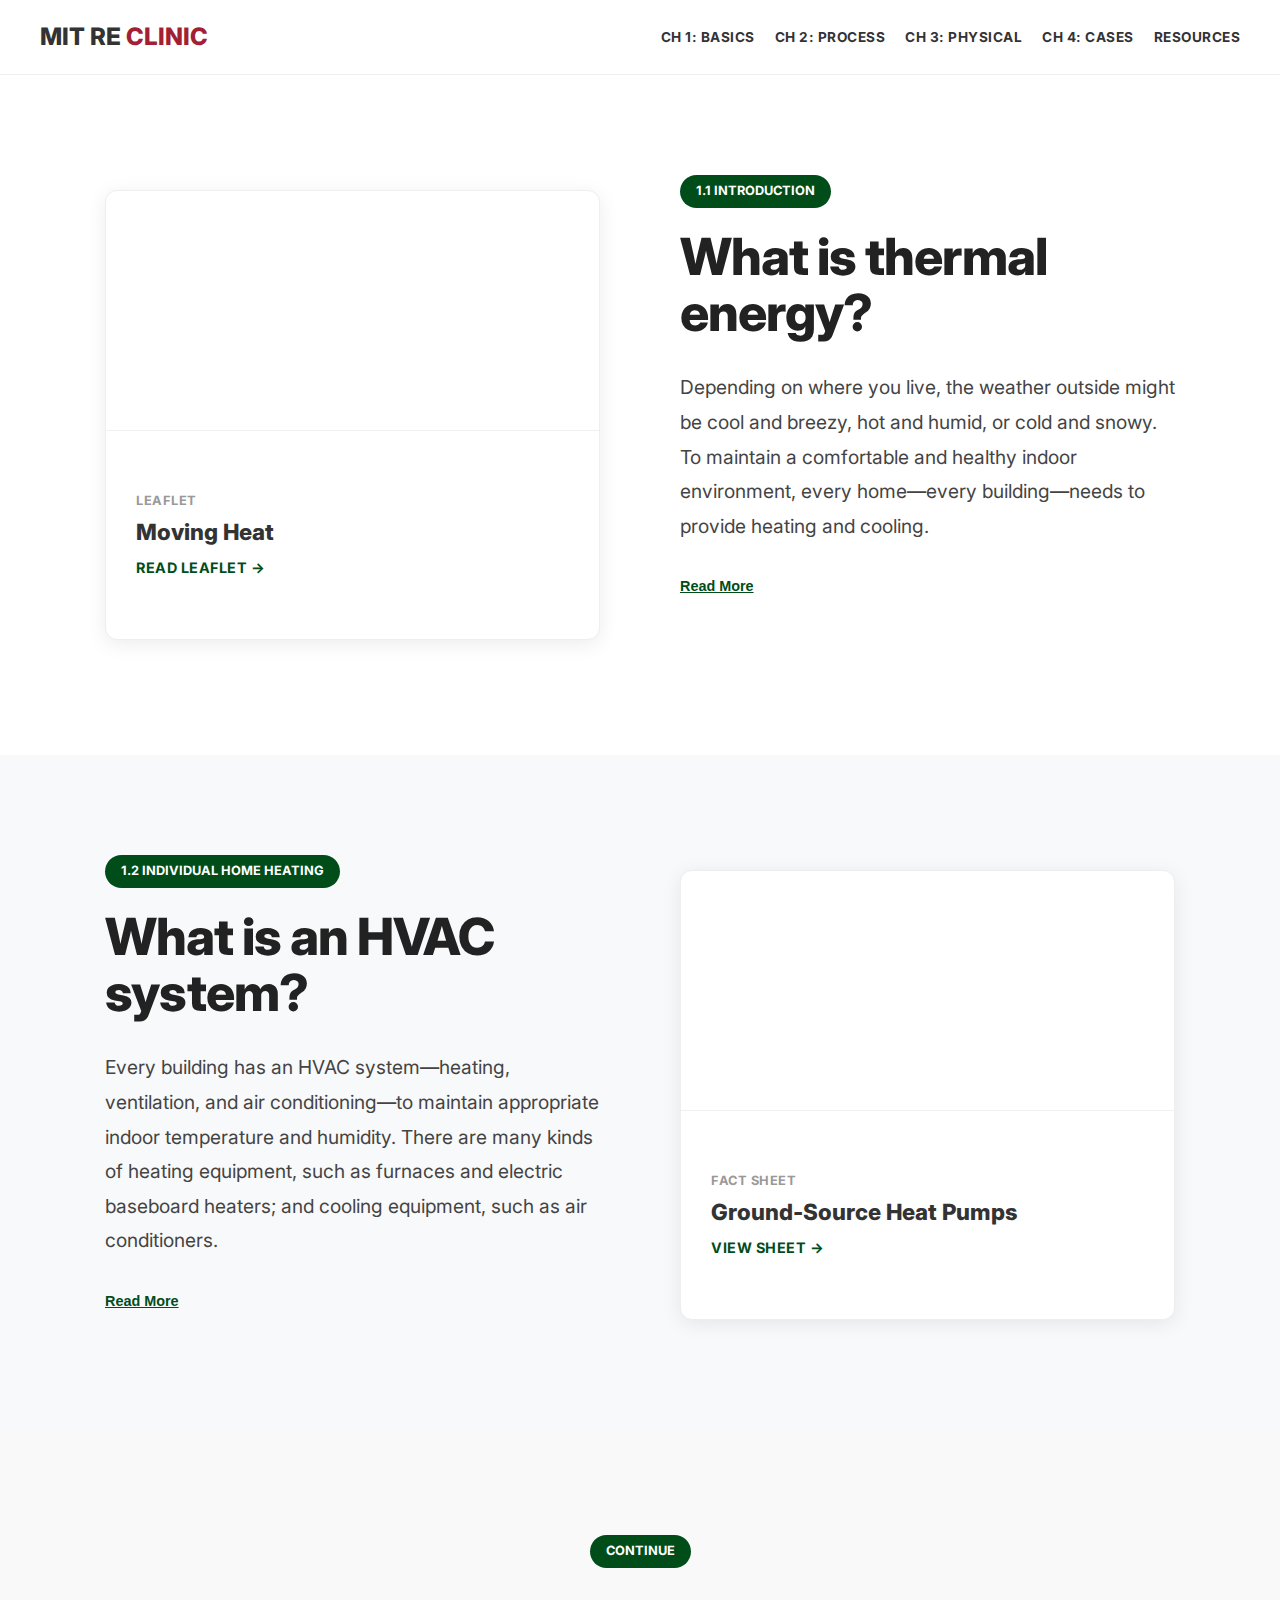
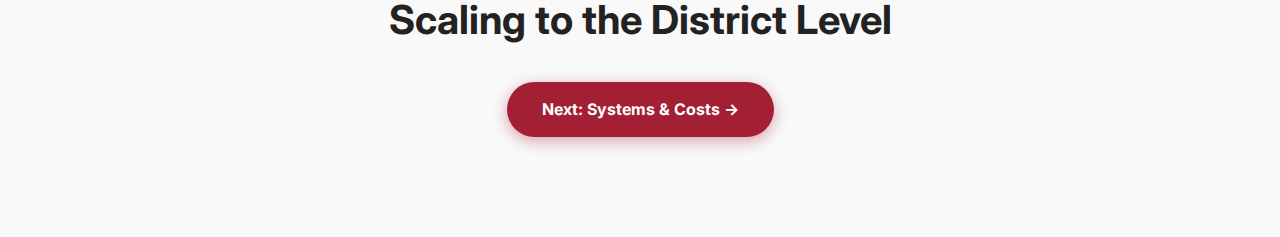
<file: basics.html>
<!DOCTYPE html>
<html lang="en">
<head>
    <meta charset="UTF-8">
    <meta name="viewport" content="width=device-width, initial-scale=1.0">
    <title>The Basics | MIT RE Clinic</title>
    <link rel="stylesheet" href="styles/style.css">
    <link rel="preconnect" href="https://fonts.googleapis.com">
    <link rel="preconnect" href="https://fonts.gstatic.com" crossorigin>
    <link href="https://fonts.googleapis.com/css2?family=Inter:wght@400;600;800&display=swap" rel="stylesheet">
    <style>
        .more-text { display: none; }
        .read-more-btn {
            background: none; border: none; color: var(--geo-green);
            font-weight: 700; cursor: pointer; padding: 0; margin-top: 10px;
            font-size: 0.9rem; text-decoration: underline;
        }
    </style>
</head>
<body>

<nav class="sunpower-nav">
    <div class="nav-container">
        <div class="logo"><a href="index.html">MIT RE <span>CLINIC</span></a></div>
        <ul class="nav-links">
            <li><a href="basics.html">CH 1: BASICS</a></li>
            <li><a href="process-p1.html">CH 2: PROCESS</a></li>
            <li><a href="physical.html">CH 3: PHYSICAL</a></li>
            <li><a href="cases.html">CH 4: CASES</a></li>
            <li><a href="resources.html">RESOURCES</a></li>
        </ul>
    </div>
</nav>

<main>
    <div class="row-wrapper">
        <div class="page-container">
            <section class="sunpower-row">
                <div class="row-image" style="background: none; height: auto; display: flex; align-items: center; justify-content: center;">
                    <a href="https://drive.google.com/file/d/168m7G4-G4WEo7lNQ1rjG8zTVtm8nYfXu/view" target="_blank" class="process-file-card">
                        <div class="process-card-thumb" style="background-image: url('https://drive.google.com/thumbnail?id=168m7G4-G4WEo7lNQ1rjG8zTVtm8nYfXu&sz=w800');"></div>
                        <div class="process-card-info">
                            <span class="process-card-label">Leaflet</span>
                            <h3 class="process-card-name">Moving Heat</h3>
                            <span class="process-card-link">Read Leaflet →</span>
                        </div>
                    </a>
                </div>
                <div class="row-text">
                    <span class="phase-tag">1.1 Introduction</span>
                    <h2>What is thermal energy?</h2>
                    <p>
                        Depending on where you live, the weather outside might be cool and breezy, hot and humid, or cold and snowy. To maintain a comfortable and healthy indoor environment, every home—every building—needs to provide heating and cooling.
                        <span class="more-text">We also use thermal energy to provide hot water for use at home (e.g. for cleaning, cooking, and bathing) and in workplaces (e.g. for industrial processes). In everyday language, thermal energy is energy associated with heat. When you heat up a substance, its thermal energy increases; if you cool a substance, its thermal energy decreases. We measure how much thermal energy is present by looking at the temperature of a substance—the average kinetic energy of the atoms or molecules that make up that substance. Heat naturally flows from high temperature (warmer) substances to low temperature (cooler) substances. This difference in temperature is also called a temperature gradient. Geothermal energy, or geothermal heat, is a specific type of thermal energy derived from the Earth's interior—heat below the surface.</span>
                    </p>
                    <button class="read-more-btn" onclick="toggleText(this)">Read More</button>
                </div>
            </section>
        </div>
    </div>

    <div class="row-wrapper">
        <div class="page-container">
            <section class="sunpower-row flip-layout">
                <div class="row-image" style="background: none; height: auto; display: flex; align-items: center; justify-content: center;">
                    <a href="https://drive.google.com/file/d/1_79OOgG7aGgZbS4roTv8j2y-AR95LXnk/view" target="_blank" class="process-file-card">
                        <div class="process-card-thumb" style="background-image: url('https://drive.google.com/thumbnail?id=1_79OOgG7aGgZbS4roTv8j2y-AR95LXnk&sz=w800');"></div>
                        <div class="process-card-info">
                            <span class="process-card-label">Fact Sheet</span>
                            <h3 class="process-card-name">Ground-Source Heat Pumps</h3>
                            <span class="process-card-link">View Sheet →</span>
                        </div>
                    </a>
                </div>
                <div class="row-text">
                    <span class="phase-tag">1.2 Individual Home Heating</span>
                    <h2>What is an HVAC system?</h2>
                    <p>
                        Every building has an HVAC system—heating, ventilation, and air conditioning—to maintain appropriate indoor temperature and humidity. There are many kinds of heating equipment, such as furnaces and electric baseboard heaters; and cooling equipment, such as air conditioners.
                        <span class="more-text">One type of device that can provide both heating and cooling is the heat pump: when the weather is hot, it moves thermal energy from inside the home to the outside; and when the weather is cool, it can pull thermal energy from the outside into the home. They are relatively efficient machines with a well-established track record. Air-source heat pumps are the most common type of heat pump. They are efficient at a wide range of temperatures, although when outside air temperature nears freezing (32°F or 0°C), they can become less efficient and may need a backup system. Another type of heat pump uses the earth as the source and sink for heat: a ground-source heat pump. Because the temperature underground is relatively stable compared to the outdoor air temperature, the heat pump can operate year-round.</span>
                    </p>
                    <button class="read-more-btn" onclick="toggleText(this)">Read More</button>
                </div>
            </section>
        </div>
    </div>

    <div class="row-wrapper" style="background-color: #f9f9f9; padding: 100px 0;">
        <div class="page-container" style="text-align: center;">
            <span class="phase-tag">Continue</span>
            <h2 style="font-size: 2.5rem; margin-bottom: 30px;">Scaling to the District Level</h2>
            <a href="systems.html" class="btn-primary" style="padding: 15px 35px; border-radius: 50px;">Next: Systems & Costs →</a>
        </div>
    </div>
</main>

<script>
    function toggleText(btn) {
        var prevSpan = btn.previousElementSibling.querySelector('.more-text');
        if (prevSpan.style.display === "inline") {
            prevSpan.style.display = "none";
            btn.innerHTML = "Read More";
        } else {
            prevSpan.style.display = "inline";
            btn.innerHTML = "Read Less";
        }
    }
</script>
</body>
</html>
</file>
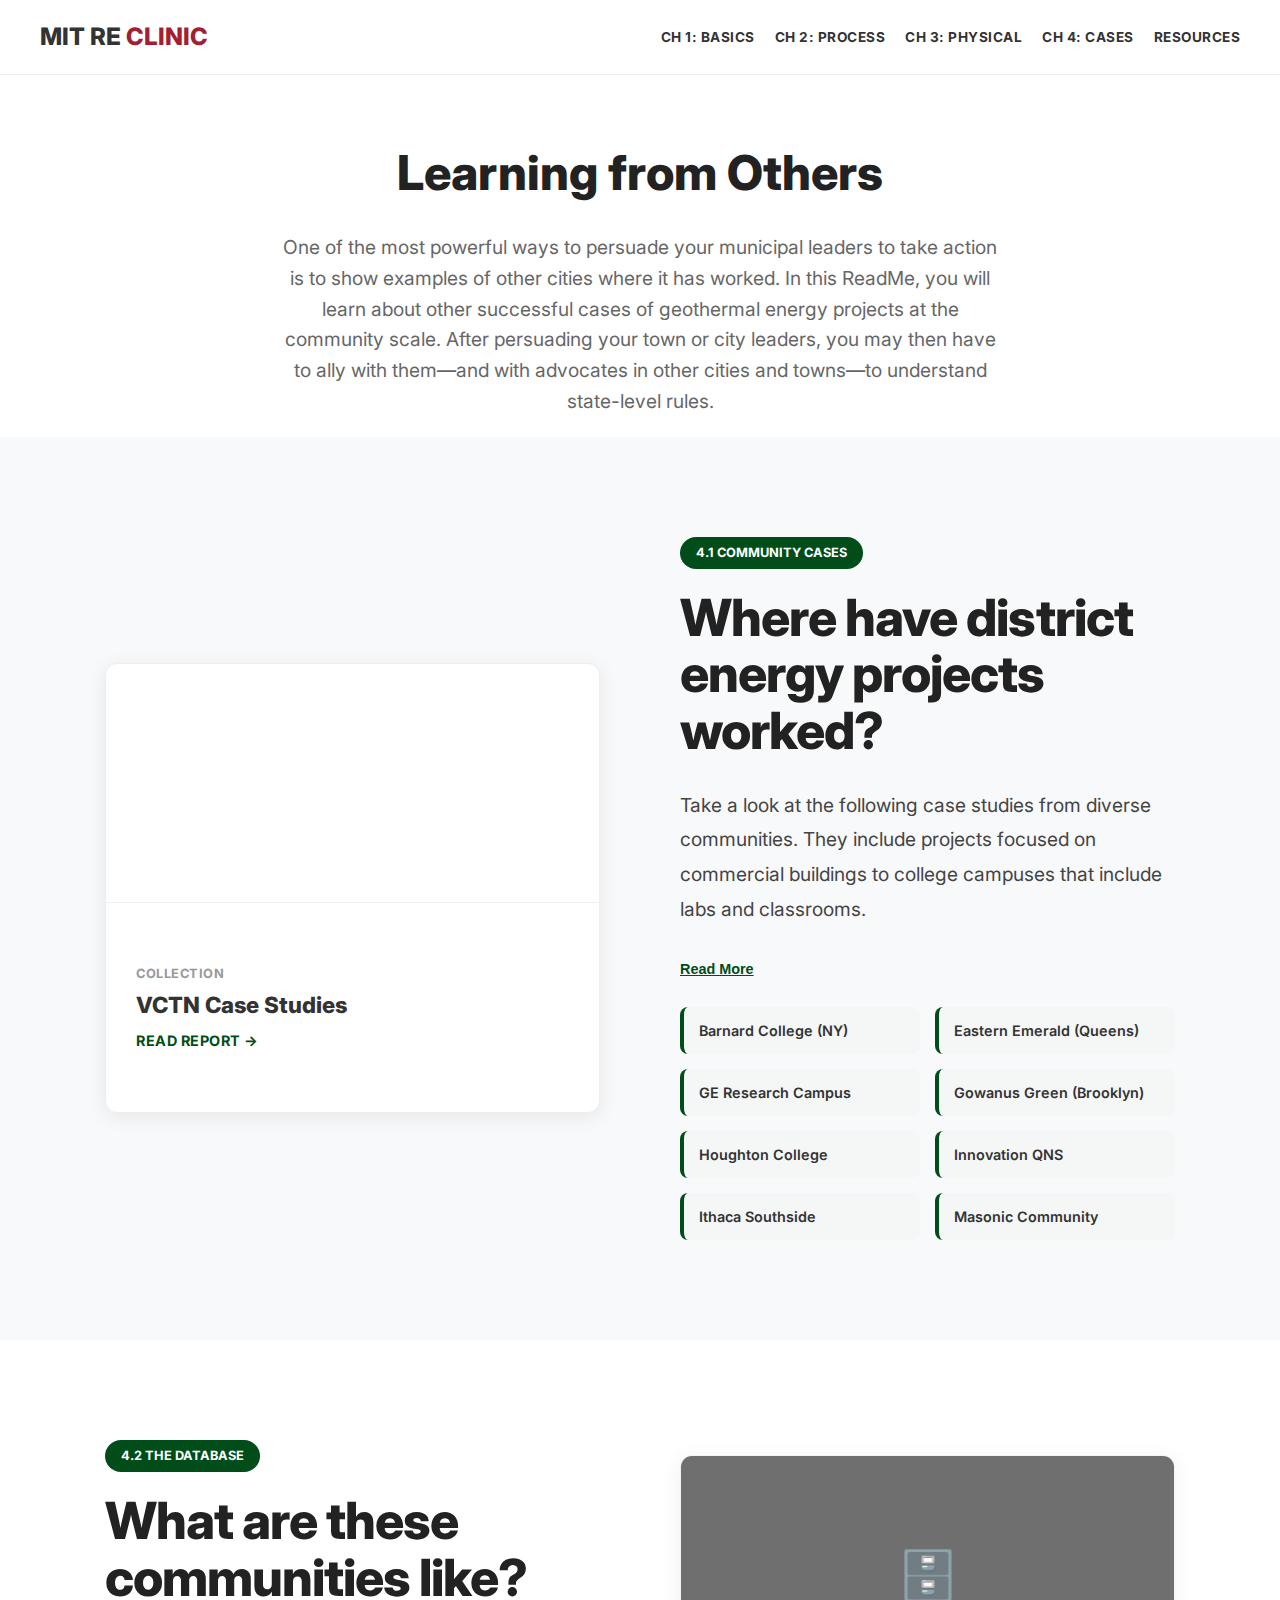
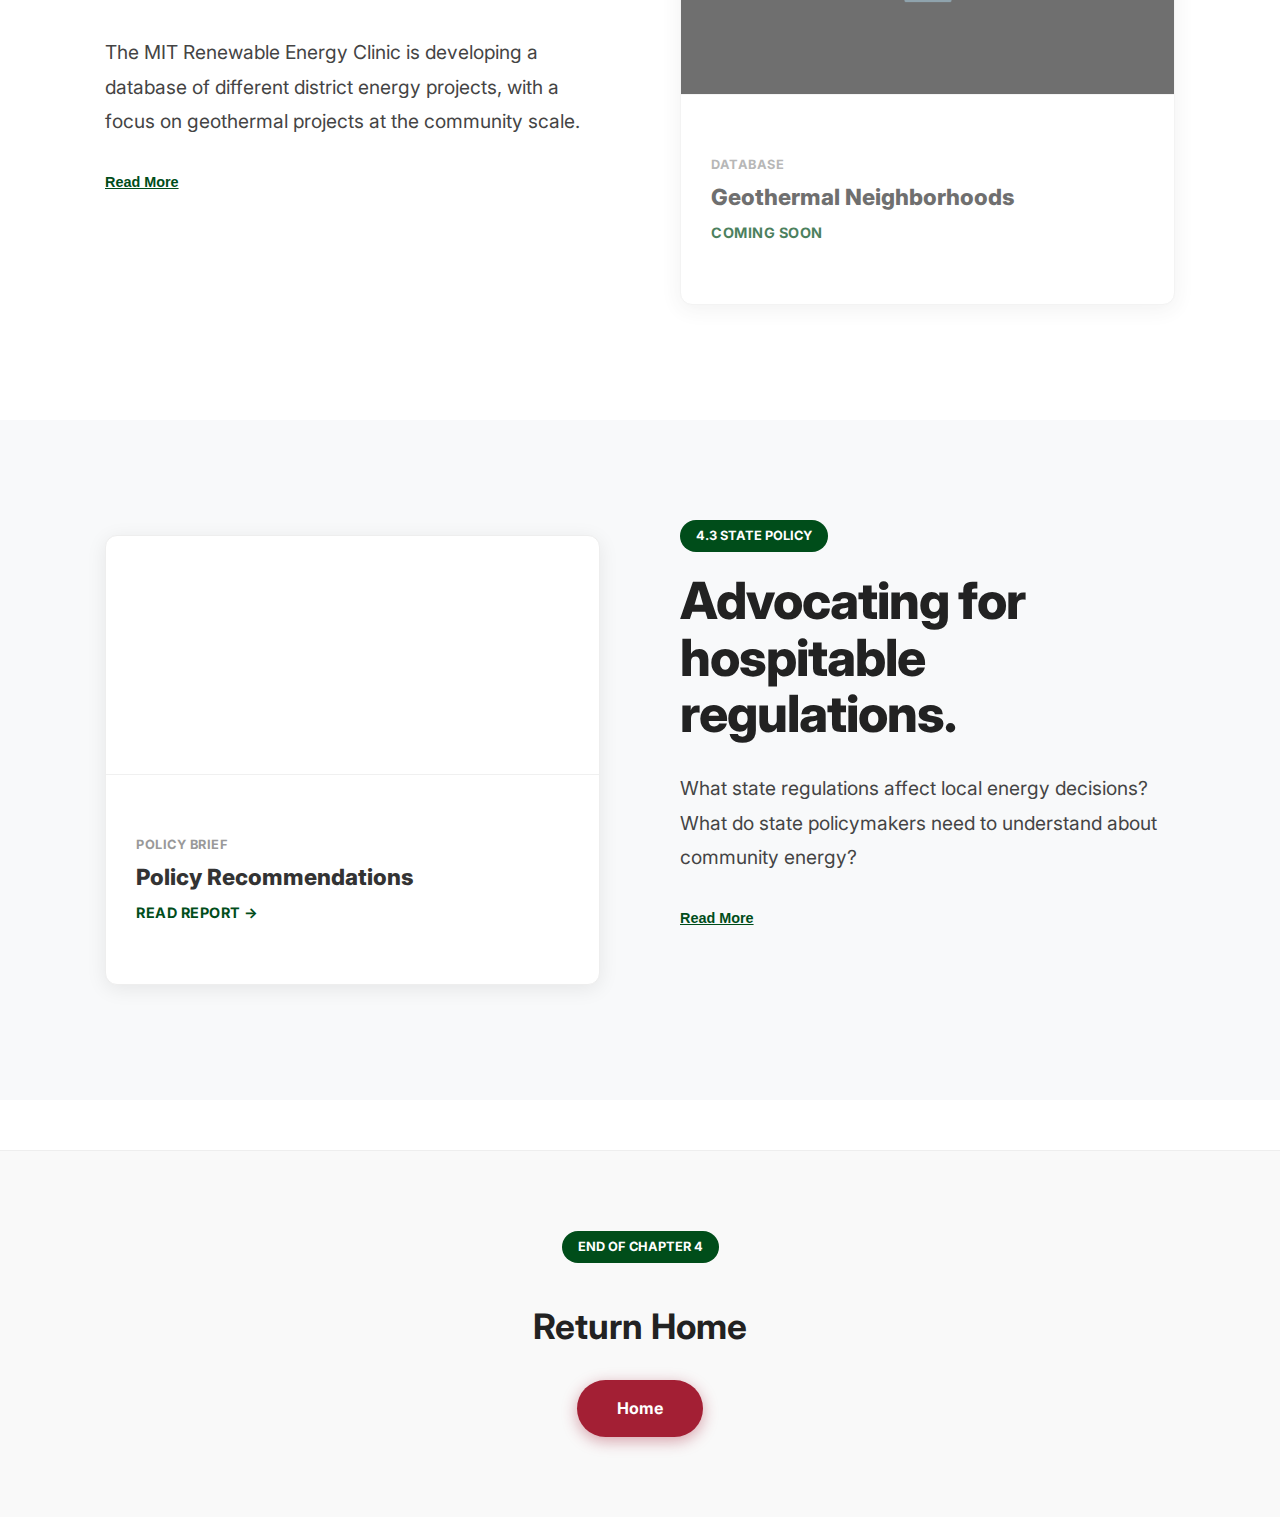
<file: cases.html>
<!DOCTYPE html>
<html lang="en">
<head>
    <meta charset="UTF-8">
    <meta name="viewport" content="width=device-width, initial-scale=1.0">
    <title>Chapter 4: Cases | MIT RE Clinic</title>
    <link rel="stylesheet" href="styles/style.css">
    <link rel="preconnect" href="https://fonts.googleapis.com">
    <link rel="preconnect" href="https://fonts.gstatic.com" crossorigin>
    <link href="https://fonts.googleapis.com/css2?family=Inter:wght@400;600;800&display=swap" rel="stylesheet">
    <style>
        .more-text { display: none; }
        .read-more-btn {
            background: none; border: none; color: var(--geo-green);
            font-weight: 700; cursor: pointer; padding: 0; margin-top: 10px;
            font-size: 0.9rem; text-decoration: underline;
        }
        .case-study-grid { display: grid; grid-template-columns: 1fr 1fr; gap: 15px; margin-top: 25px; }
        .case-link-item { background: #f4f7f6; padding: 12px 15px; border-radius: 8px; font-size: 0.9rem; font-weight: 600; color: #333; text-decoration: none; transition: all 0.2s ease; border-left: 4px solid var(--geo-green); }
        .case-link-item:hover { background: white; box-shadow: 0 4px 10px rgba(0,0,0,0.08); transform: translateX(5px); }
        @media (max-width: 650px) { .case-study-grid { grid-template-columns: 1fr; } }
    </style>
</head>
<body>

<nav class="sunpower-nav">
    <div class="nav-container">
        <div class="logo"><a href="index.html">MIT RE <span>CLINIC</span></a></div>
        <ul class="nav-links">
            <li><a href="basics.html">CH 1: BASICS</a></li>
            <li><a href="process-p1.html">CH 2: PROCESS</a></li>
            <li><a href="physical.html">CH 3: PHYSICAL</a></li>
            <li><a href="cases.html">CH 4: CASES</a></li>
            <li><a href="resources.html">RESOURCES</a></li>
        </ul>
    </div>
</nav>

<main>
    <div class="row-wrapper" style="padding-top: 60px; padding-bottom: 20px;">
        <div class="page-container" style="text-align: center; max-width: 800px;">
            <h1 style="font-size: 3rem; font-weight: 800; margin-bottom: 20px;">Learning from Others</h1>
            <p style="font-size: 1.2rem; color: #666; line-height: 1.6;">
                One of the most powerful ways to persuade your municipal leaders to take action is to show examples of other cities where it has worked. In this ReadMe, you will learn about other successful cases of geothermal energy projects at the community scale. After persuading your town or city leaders, you may then have to ally with them—and with advocates in other cities and towns—to understand state-level rules.
            </p>
        </div>
    </div>

    <div class="row-wrapper">
        <div class="page-container">
            <section class="sunpower-row">
                <div class="row-image" style="background: none; height: auto; display: flex; align-items: center; justify-content: center;">
                    <a href="https://drive.google.com/file/d/1GpQfC7EQXascLwjGq2r5nyPHyC9sI-bE/view" target="_blank" class="process-file-card">
                        <div class="process-card-thumb" style="background-image: url('https://drive.google.com/thumbnail?id=1GpQfC7EQXascLwjGq2r5nyPHyC9sI-bE&sz=w800');"></div>
                        <div class="process-card-info">
                            <span class="process-card-label">Collection</span>
                            <h3 class="process-card-name">VCTN Case Studies</h3>
                            <span class="process-card-link">Read Report →</span>
                        </div>
                    </a>
                </div>
                <div class="row-text">
                    <span class="phase-tag">4.1 Community Cases</span>
                    <h2>Where have district energy projects worked?</h2>
                    <p>
                        Take a look at the following case studies from diverse communities. They include projects focused on commercial buildings to college campuses that include labs and classrooms.
                        <span class="more-text">Consider: are there features of these projects that make sense for my city or town?</span>
                    </p>
                    <button class="read-more-btn" onclick="toggleText(this)">Read More</button>
                    
                    <div class="case-study-grid">
                        <a href="https://drive.google.com/file/d/1eq-NKvHSiF0MLwADtQay20guKMWDcexA/view" target="_blank" class="case-link-item">Barnard College (NY)</a>
                        <a href="https://drive.google.com/file/d/1JVdo8NymRNJV5Y4E5EWO5ViT7gonu9Zi/view" target="_blank" class="case-link-item">Eastern Emerald (Queens)</a>
                        <a href="https://drive.google.com/file/d/1n-TIt-W4VQVlCsgHfHkzq2pEzM-j7TIa/view" target="_blank" class="case-link-item">GE Research Campus</a>
                        <a href="https://drive.google.com/file/d/10_udiUfi1mJ5kKdEJM6iu9LkOi3Y2Zla/view" target="_blank" class="case-link-item">Gowanus Green (Brooklyn)</a>
                        <a href="https://drive.google.com/file/d/1oZ6zMDZRUzx5eudk32aLHiBerpGAvdaK/view" target="_blank" class="case-link-item">Houghton College</a>
                        <a href="https://drive.google.com/file/d/1aGgwmzwdmOE63Q4mbpKaoHqD3QELxVpw/view" target="_blank" class="case-link-item">Innovation QNS</a>
                        <a href="https://drive.google.com/file/d/11QbDYpWq4LYuVtkUPAiLWGhfFC-oe_Eq/view" target="_blank" class="case-link-item">Ithaca Southside</a>
                        <a href="https://drive.google.com/file/d/1m5PJjzeOPwjbNSmYr51KJRrLevABuGlT/view" target="_blank" class="case-link-item">Masonic Community</a>
                    </div>
                </div>
            </section>
        </div>
    </div>

    <div class="row-wrapper">
        <div class="page-container">
            <section class="sunpower-row flip-layout">
                <div class="row-image" style="background: none; height: auto; display: flex; align-items: center; justify-content: center;">
                    <a href="#" class="process-file-card" style="opacity: 0.7; cursor: not-allowed;">
                        <div class="process-card-thumb" style="background-color: #333;"><span style="font-size: 3rem; color: white;">🗄️</span></div>
                        <div class="process-card-info">
                            <span class="process-card-label">Database</span>
                            <h3 class="process-card-name">Geothermal Neighborhoods</h3>
                            <span class="process-card-link">Coming Soon</span>
                        </div>
                    </a>
                </div>
                <div class="row-text">
                    <span class="phase-tag">4.2 The Database</span>
                    <h2>What are these communities like?</h2>
                    <p>
                        The MIT Renewable Energy Clinic is developing a database of different district energy projects, with a focus on geothermal projects at the community scale.
                        <span class="more-text">It also includes a few geothermal projects for individual buildings, which can be persuasive to building owners.</span>
                    </p>
                    <button class="read-more-btn" onclick="toggleText(this)">Read More</button>
                </div>
            </section>
        </div>
    </div>

    <div class="row-wrapper">
        <div class="page-container">
            <section class="sunpower-row">
                <div class="row-image" style="background: none; height: auto; display: flex; align-items: center; justify-content: center;">
                    <a href="https://drive.google.com/file/d/1EXElZ0g9tJaF6b7rMcLEqb_01w3pIGAp/view" target="_blank" class="process-file-card">
                        <div class="process-card-thumb" style="background-image: url('https://drive.google.com/thumbnail?id=1EXElZ0g9tJaF6b7rMcLEqb_01w3pIGAp&sz=w800');"></div>
                        <div class="process-card-info">
                            <span class="process-card-label">Policy Brief</span>
                            <h3 class="process-card-name">Policy Recommendations</h3>
                            <span class="process-card-link">Read Report →</span>
                        </div>
                    </a>
                </div>
                <div class="row-text">
                    <span class="phase-tag">4.3 State Policy</span>
                    <h2>Advocating for hospitable regulations.</h2>
                    <p>
                        What state regulations affect local energy decisions? What do state policymakers need to understand about community energy?
                        <span class="more-text">After persuading your town or city leaders, you may then have to ally with them—and with advocates in other cities and towns—to understand state-level rules. You may also need to work together to ensure that the state remains hospitable to the development of community energy systems, which requires interacting with state-level officials to explain the needs and aspirations of communities.</span>
                    </p>
                    <button class="read-more-btn" onclick="toggleText(this)">Read More</button>
                </div>
            </section>
        </div>
    </div>

    <div class="row-wrapper" style="background-color: #f9f9f9; padding: 80px 0; border-top: 1px solid #eee; margin-top: 50px;">
        <div class="page-container" style="text-align: center;">
            <span class="phase-tag">End of Chapter 4</span>
            <h2 style="font-size: 2.2rem; margin-top: 15px; margin-bottom: 25px;">Return Home</h2>
            <a href="index.html" class="btn-primary" style="padding: 16px 40px; border-radius: 50px;">Home</a>
        </div>
    </div>
</main>

<script>
    function toggleText(btn) {
        var prevSpan = btn.previousElementSibling.querySelector('.more-text');
        if (prevSpan.style.display === "inline") {
            prevSpan.style.display = "none";
            btn.innerHTML = "Read More";
        } else {
            prevSpan.style.display = "inline";
            btn.innerHTML = "Read Less";
        }
    }
</script>
</body>
</html>
</file>
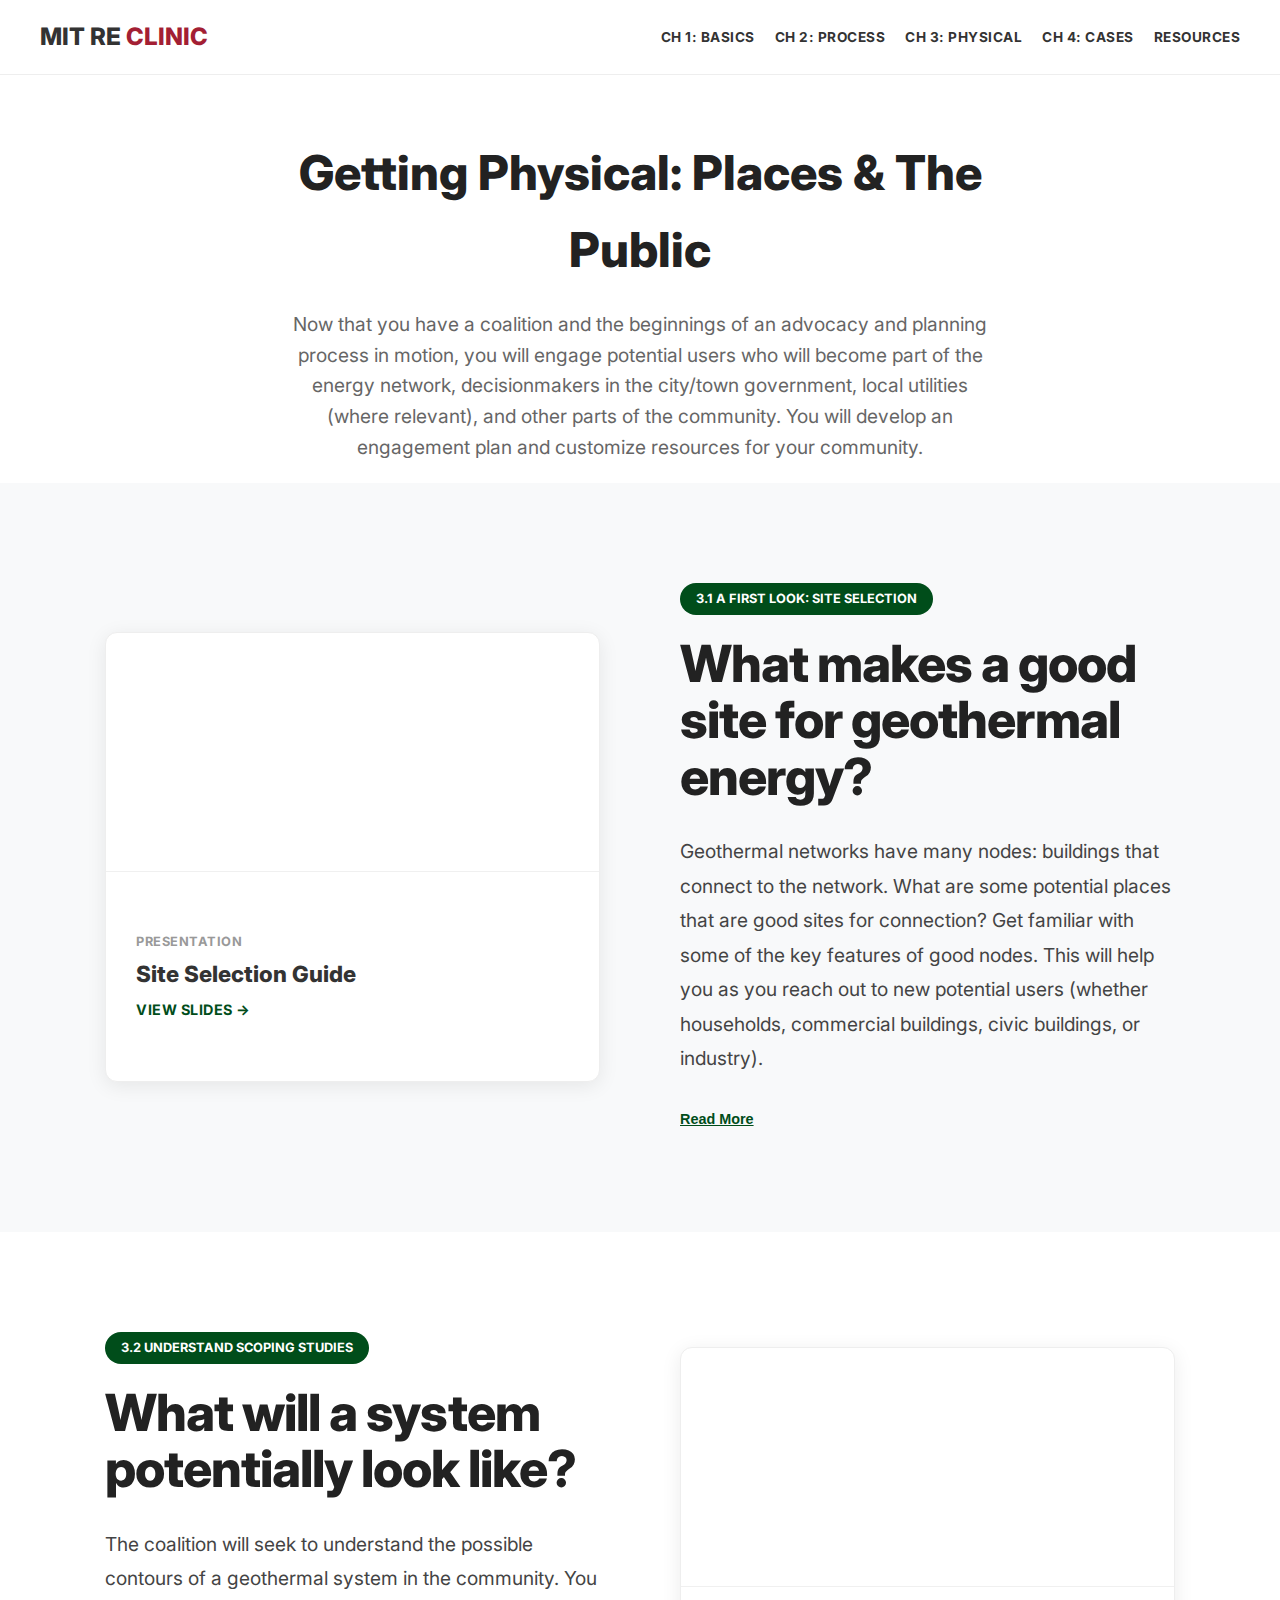
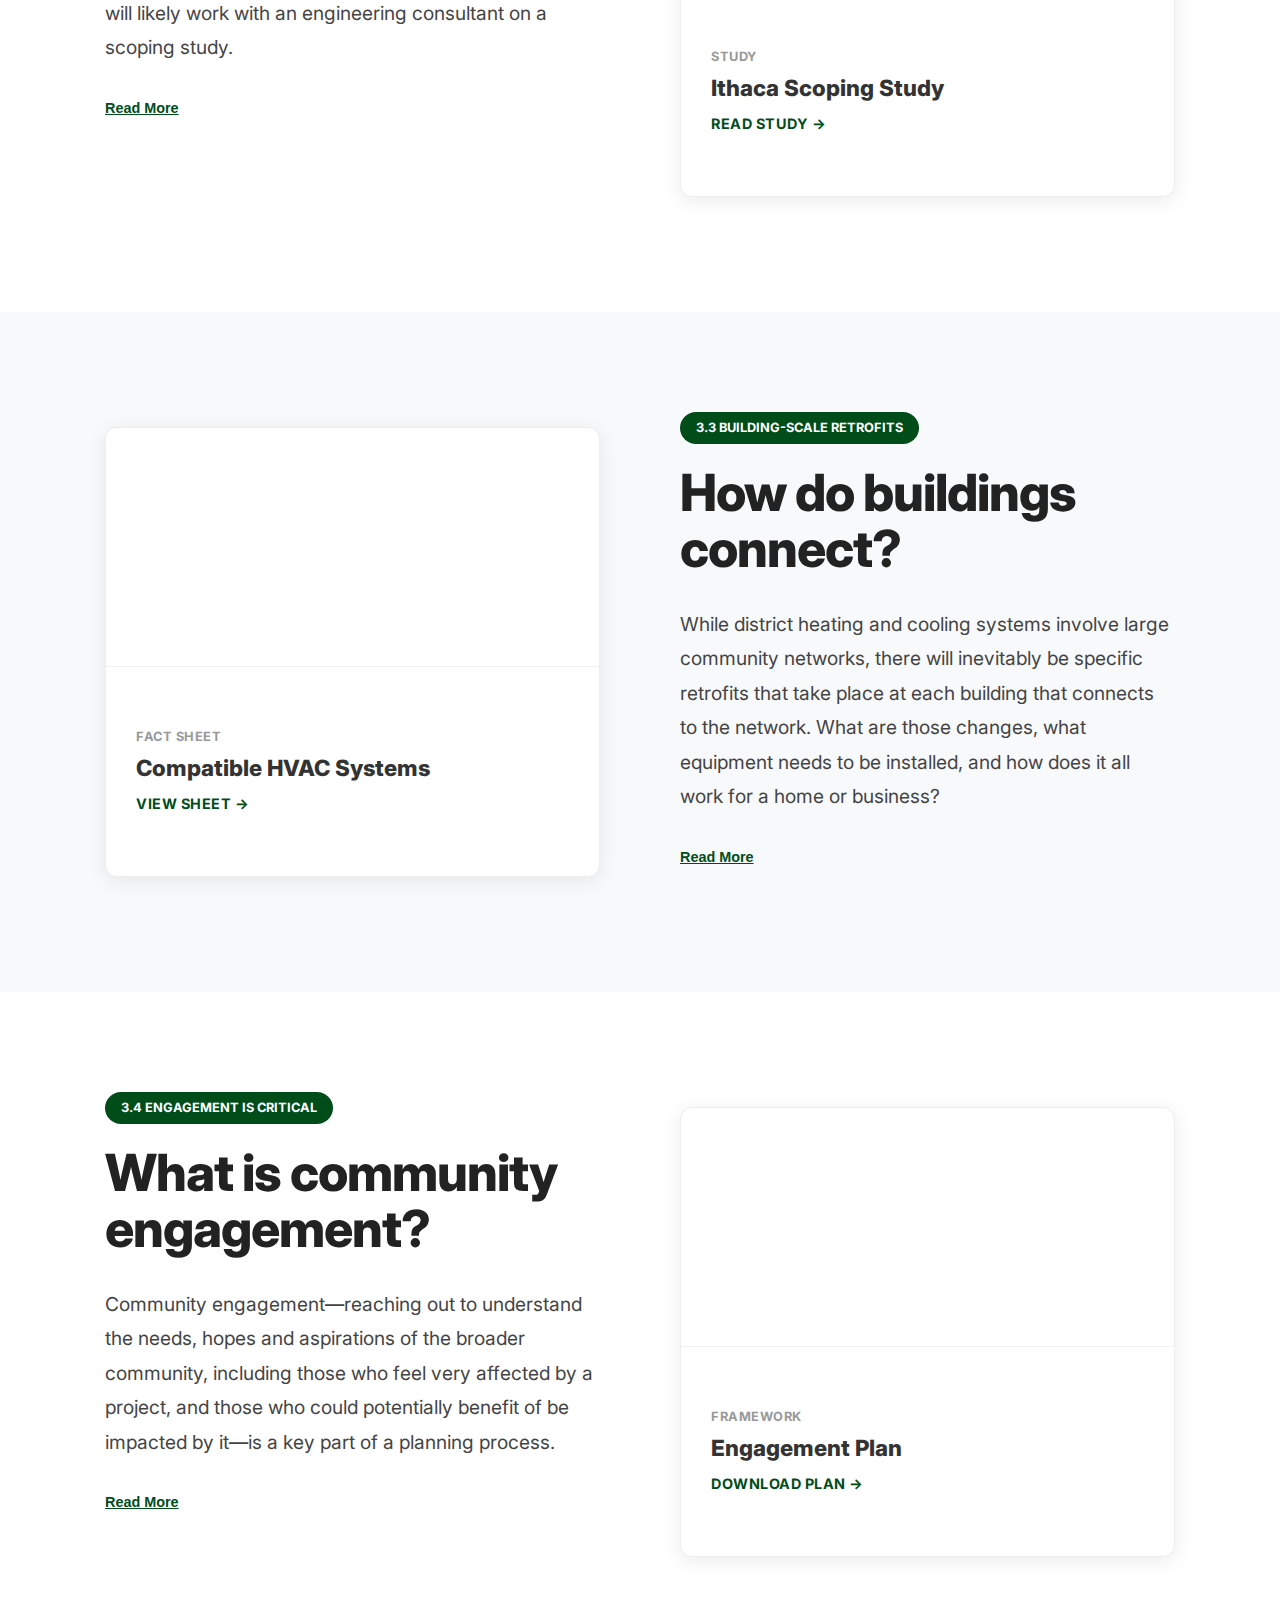
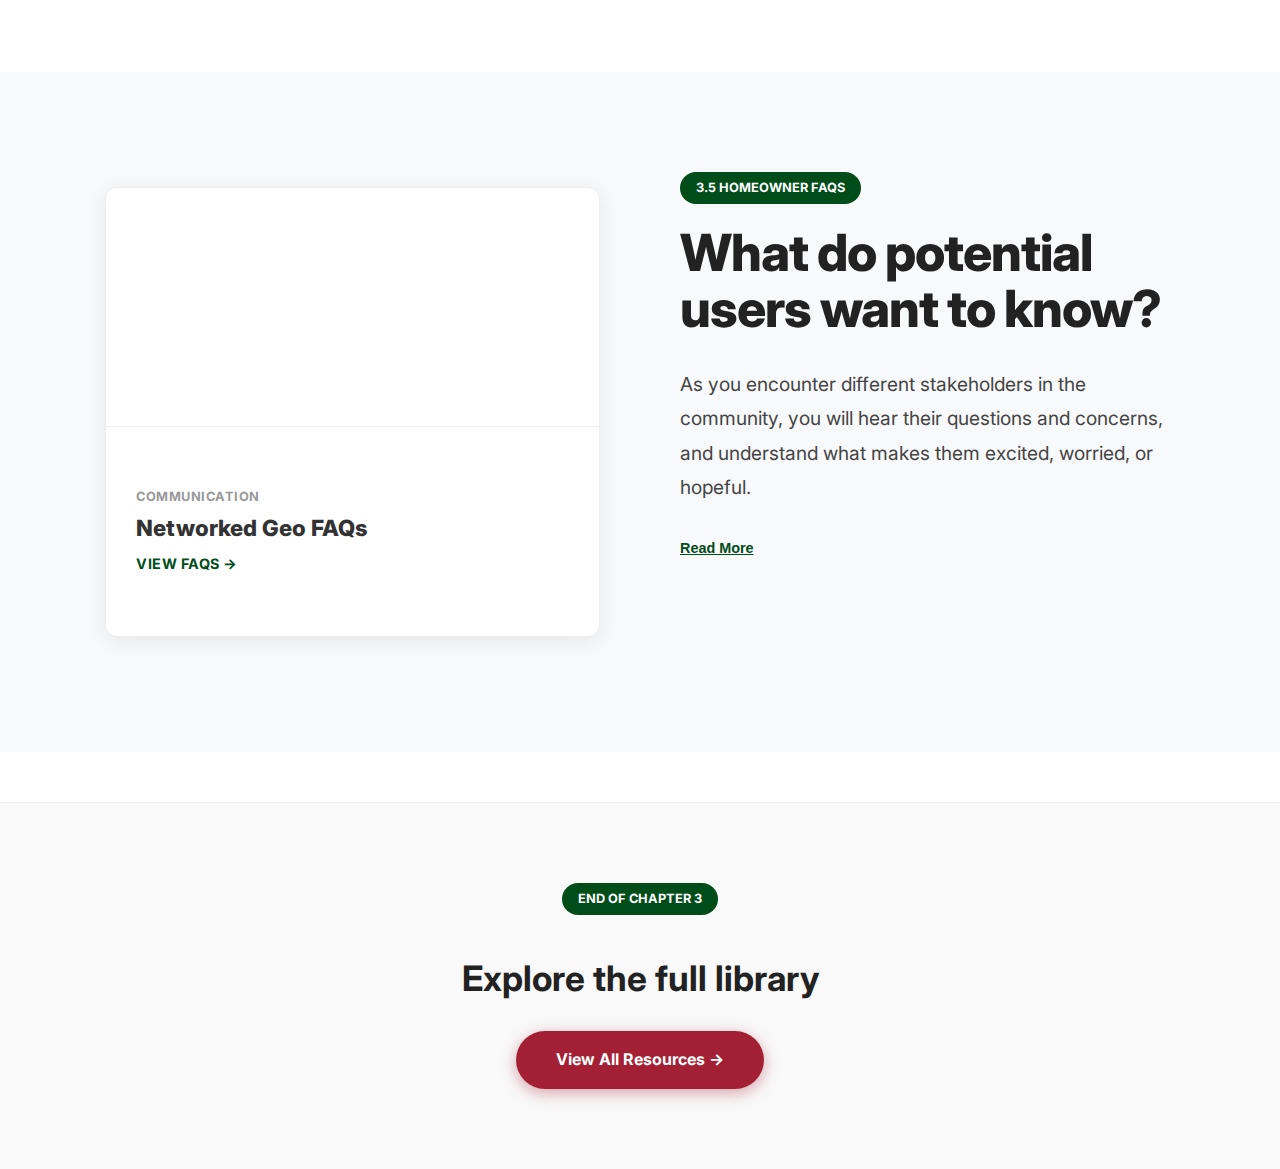
<file: physical.html>
<!DOCTYPE html>
<html lang="en">
<head>
    <meta charset="UTF-8">
    <meta name="viewport" content="width=device-width, initial-scale=1.0">
    <title>Chapter 3: Physical | MIT RE Clinic</title>
    <link rel="stylesheet" href="styles/style.css">
    <link rel="preconnect" href="https://fonts.googleapis.com">
    <link rel="preconnect" href="https://fonts.gstatic.com" crossorigin>
    <link href="https://fonts.googleapis.com/css2?family=Inter:wght@400;600;800&display=swap" rel="stylesheet">
    <style>
        .more-text { display: none; }
        .read-more-btn {
            background: none; border: none; color: var(--geo-green);
            font-weight: 700; cursor: pointer; padding: 0; margin-top: 10px;
            font-size: 0.9rem; text-decoration: underline;
        }
    </style>
</head>
<body>

<nav class="sunpower-nav">
    <div class="nav-container">
        <div class="logo"><a href="index.html">MIT RE <span>CLINIC</span></a></div>
        <ul class="nav-links">
            <li><a href="basics.html">CH 1: BASICS</a></li>
            <li><a href="process-p1.html">CH 2: PROCESS</a></li>
            <li><a href="physical.html">CH 3: PHYSICAL</a></li>
            <li><a href="cases.html">CH 4: CASES</a></li>
            <li><a href="resources.html">RESOURCES</a></li>
        </ul>
    </div>
</nav>

<main>
    <div class="row-wrapper" style="padding-top: 60px; padding-bottom: 20px;">
        <div class="page-container" style="text-align: center; max-width: 800px;">
            <h1 style="font-size: 3rem; font-weight: 800; margin-bottom: 20px;">Getting Physical: Places & The Public</h1>
            <p style="font-size: 1.2rem; color: #666; line-height: 1.6;">
                Now that you have a coalition and the beginnings of an advocacy and planning process in motion, you will engage potential users who will become part of the energy network, decisionmakers in the city/town government, local utilities (where relevant), and other parts of the community. You will develop an engagement plan and customize resources for your community.
            </p>
        </div>
    </div>

    <div class="row-wrapper">
        <div class="page-container">
            <section class="sunpower-row">
                <div class="row-image" style="background: none; height: auto; display: flex; align-items: center; justify-content: center;">
                    <a href="https://docs.google.com/presentation/d/1kllgQVfDqN991_cNZ6tswterGPClsKZWpK7XlsQ8WvQ/edit" target="_blank" class="process-file-card">
                        <div class="process-card-thumb" style="background-image: url('https://drive.google.com/thumbnail?id=1kllgQVfDqN991_cNZ6tswterGPClsKZWpK7XlsQ8WvQ&sz=w800');"></div>
                        <div class="process-card-info">
                            <span class="process-card-label">Presentation</span>
                            <h3 class="process-card-name">Site Selection Guide</h3>
                            <span class="process-card-link">View Slides →</span>
                        </div>
                    </a>
                </div>
                <div class="row-text">
                    <span class="phase-tag">3.1 A First Look: Site Selection</span>
                    <h2>What makes a good site for geothermal energy?</h2>
                    <p>
                        Geothermal networks have many nodes: buildings that connect to the network. What are some potential places that are good sites for connection? Get familiar with some of the key features of good nodes. This will help you as you reach out to new potential users (whether households, commercial buildings, civic buildings, or industry).
                        <span class="more-text">While you are likely to work with an engineering consultant to undertake a detailed study, it is helpful to understand the landscape of possibility in your town. Some of these buildings might even join your coalition and become organizers!</span>
                    </p>
                    <button class="read-more-btn" onclick="toggleText(this)">Read More</button>
                </div>
            </section>
        </div>
    </div>

    <div class="row-wrapper">
        <div class="page-container">
            <section class="sunpower-row flip-layout">
                <div class="row-image" style="background: none; height: auto; display: flex; align-items: center; justify-content: center;">
                    <a href="https://drive.google.com/file/d/1v3rzB_Yge_J1-aHAe8oMkOrKzoKXvyIA/view" target="_blank" class="process-file-card">
                        <div class="process-card-thumb" style="background-image: url('https://drive.google.com/thumbnail?id=1v3rzB_Yge_J1-aHAe8oMkOrKzoKXvyIA&sz=w800');"></div>
                        <div class="process-card-info">
                            <span class="process-card-label">Study</span>
                            <h3 class="process-card-name">Ithaca Scoping Study</h3>
                            <span class="process-card-link">Read Study →</span>
                        </div>
                    </a>
                </div>
                <div class="row-text">
                    <span class="phase-tag">3.2 Understand Scoping Studies</span>
                    <h2>What will a system potentially look like?</h2>
                    <p>
                        The coalition will seek to understand the possible contours of a geothermal system in the community. You will likely work with an engineering consultant on a scoping study.
                        <span class="more-text">You will want to be familiar with some key components of a scoping study and what kinds of questions it can help answer.</span>
                    </p>
                    <button class="read-more-btn" onclick="toggleText(this)">Read More</button>
                </div>
            </section>
        </div>
    </div>

    <div class="row-wrapper">
        <div class="page-container">
            <section class="sunpower-row">
                <div class="row-image" style="background: none; height: auto; display: flex; align-items: center; justify-content: center;">
                    <a href="https://drive.google.com/file/d/1uQo95_VNW2uTRIyVWuzAO4NGusYydTfW/view" target="_blank" class="process-file-card">
                        <div class="process-card-thumb" style="background-image: url('https://drive.google.com/thumbnail?id=1uQo95_VNW2uTRIyVWuzAO4NGusYydTfW&sz=w800');"></div>
                        <div class="process-card-info">
                            <span class="process-card-label">Fact Sheet</span>
                            <h3 class="process-card-name">Compatible HVAC Systems</h3>
                            <span class="process-card-link">View Sheet →</span>
                        </div>
                    </a>
                </div>
                <div class="row-text">
                    <span class="phase-tag">3.3 Building-Scale Retrofits</span>
                    <h2>How do buildings connect?</h2>
                    <p>
                        While district heating and cooling systems involve large community networks, there will inevitably be specific retrofits that take place at each building that connects to the network. What are those changes, what equipment needs to be installed, and how does it all work for a home or business?
                        <span class="more-text">This set of resources walks you through some of the considerations at the building level for the implementation of district heating and cooling that makes use of geothermal resources. Many homeowners are likely to have questions about this topic; build a list of frequently asked questions, and develop a set of answers from the coalition.</span>
                    </p>
                    <button class="read-more-btn" onclick="toggleText(this)">Read More</button>
                </div>
            </section>
        </div>
    </div>

    <div class="row-wrapper">
        <div class="page-container">
            <section class="sunpower-row flip-layout">
                <div class="row-image" style="background: none; height: auto; display: flex; align-items: center; justify-content: center;">
                    <a href="https://drive.google.com/file/d/1aJvFYNUCO3gtakPggRvfTAyqOpR62Jbn/view" target="_blank" class="process-file-card">
                        <div class="process-card-thumb" style="background-image: url('https://drive.google.com/thumbnail?id=1aJvFYNUCO3gtakPggRvfTAyqOpR62Jbn&sz=w800');"></div>
                        <div class="process-card-info">
                            <span class="process-card-label">Framework</span>
                            <h3 class="process-card-name">Engagement Plan</h3>
                            <span class="process-card-link">Download Plan →</span>
                        </div>
                    </a>
                </div>
                <div class="row-text">
                    <span class="phase-tag">3.4 Engagement is Critical</span>
                    <h2>What is community engagement?</h2>
                    <p>
                        Community engagement—reaching out to understand the needs, hopes and aspirations of the broader community, including those who feel very affected by a project, and those who could potentially benefit of be impacted by it—is a key part of a planning process.
                        <span class="more-text">Community members can help point out flaws, come up with new ideas, and otherwise improve the project. More importantly, if someone will be impacted by the project, it’s important they have a chance to have a say—or even be persuaded to become a member of your coalition to help advance the project and convince others. Be sure to pursue outreach through multiple channels (in person, digital, physical paper) and be sure to develop a broad understanding of who is in the community. As you conduct engagement, you will need to tailor your message according to the audience.</span>
                    </p>
                    <button class="read-more-btn" onclick="toggleText(this)">Read More</button>
                </div>
            </section>
        </div>
    </div>

    <div class="row-wrapper">
        <div class="page-container">
            <section class="sunpower-row">
                <div class="row-image" style="background: none; height: auto; display: flex; align-items: center; justify-content: center;">
                    <a href="https://drive.google.com/file/d/1icc5zYkCH_YYcbDisq7bUUG-5av-4Ysb/view" target="_blank" class="process-file-card">
                        <div class="process-card-thumb" style="background-image: url('https://drive.google.com/thumbnail?id=1icc5zYkCH_YYcbDisq7bUUG-5av-4Ysb&sz=w800');"></div>
                        <div class="process-card-info">
                            <span class="process-card-label">Communication</span>
                            <h3 class="process-card-name">Networked Geo FAQs</h3>
                            <span class="process-card-link">View FAQs →</span>
                        </div>
                    </a>
                </div>
                <div class="row-text">
                    <span class="phase-tag">3.5 Homeowner FAQs</span>
                    <h2>What do potential users want to know?</h2>
                    <p>
                        As you encounter different stakeholders in the community, you will hear their questions and concerns, and understand what makes them excited, worried, or hopeful.
                        <span class="more-text">Track all of these questions, so you can develop a set of “Frequently Asked Questions” for your community.</span>
                    </p>
                    <button class="read-more-btn" onclick="toggleText(this)">Read More</button>
                </div>
            </section>
        </div>
    </div>

    <div class="row-wrapper" style="background-color: #f9f9f9; padding: 80px 0; border-top: 1px solid #eee; margin-top: 50px;">
        <div class="page-container" style="text-align: center;">
            <span class="phase-tag">End of Chapter 3</span>
            <h2 style="font-size: 2.2rem; margin-top: 15px; margin-bottom: 25px;">Explore the full library</h2>
            <a href="resources.html" class="btn-primary" style="padding: 16px 40px; border-radius: 50px;">View All Resources →</a>
        </div>
    </div>
</main>

<script>
    function toggleText(btn) {
        var prevSpan = btn.previousElementSibling.querySelector('.more-text');
        if (prevSpan.style.display === "inline") {
            prevSpan.style.display = "none";
            btn.innerHTML = "Read More";
        } else {
            prevSpan.style.display = "inline";
            btn.innerHTML = "Read Less";
        }
    }
</script>
</body>
</html>
</file>
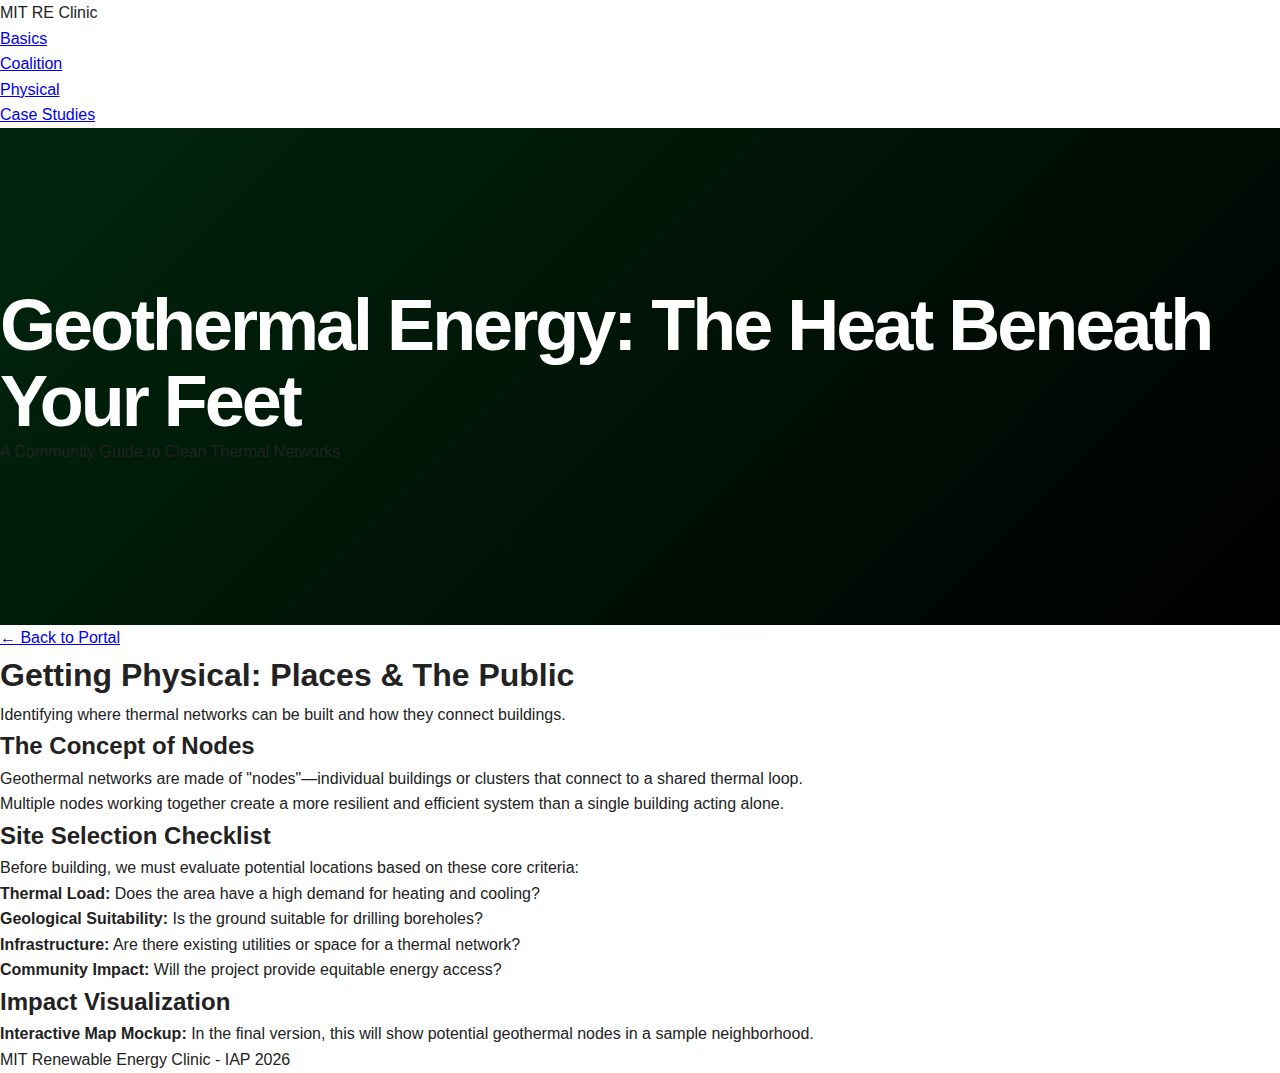
<file: physics.html>
<!DOCTYPE html>
<html lang="en">
<head>
    <meta charset="UTF-8">
    <meta name="viewport" content="width=device-width, initial-scale=1.0">
    <title>Geothermal Learning Portal | RE Clinic</title>
    <link rel="stylesheet" href="styles/style.css">
</head>
<body>
    <div id="progress-container">
        <div id="progress-bar"></div>
    </div>

    <nav>
        <div class="logo">MIT RE Clinic</div>
        <ul>
            <li><a href="#basics">Basics</a></li>
            <li><a href="#coalition">Coalition</a></li>
            <li><a href="#physical">Physical</a></li>
            <li><a href="#others">Case Studies</a></li>
        </ul>
    </nav>

    <header class="hero">
        <h1>Geothermal Energy: The Heat Beneath Your Feet</h1>
        <p>A Community Guide to Clean Thermal Networks</p>
    </header>

    <main class="sub-page">
        <section class="content-header">
            <a href="index.html">← Back to Portal</a>
            <h1>Getting Physical: Places & The Public</h1>
            <p>Identifying where thermal networks can be built and how they connect buildings.</p>
        </section>

        <section class="detailed-content">
            <article class="info-block">
                <h2>The Concept of Nodes</h2>
                <p>Geothermal networks are made of "nodes"—individual buildings or clusters that connect to a shared thermal loop.</p>
                <p>Multiple nodes working together create a more resilient and efficient system than a single building acting alone.</p>
            </article>

            <article class="info-block">
                <h2>Site Selection Checklist</h2>
                <p>Before building, we must evaluate potential locations based on these core criteria:</p>
                <ul class="check-list">
                    <li><strong>Thermal Load:</strong> Does the area have a high demand for heating and cooling?</li>
                    <li><strong>Geological Suitability:</strong> Is the ground suitable for drilling boreholes?</li>
                    <li><strong>Infrastructure:</strong> Are there existing utilities or space for a thermal network?</li>
                    <li><strong>Community Impact:</strong> Will the project provide equitable energy access?</li>
                </ul>
            </article>

            <article class="info-block">
                <h2>Impact Visualization</h2>
                <div id="impact-map" class="map-placeholder">
                    <p><strong>Interactive Map Mockup:</strong> In the final version, this will show potential geothermal nodes in a sample neighborhood.</p>
                </div>
            </article>
        </section>
    </main>

    <footer>
        <p>MIT Renewable Energy Clinic - IAP 2026</p>
    </footer>

    <script src="scripts/main.js"></script>
</body>
</html>
</file>
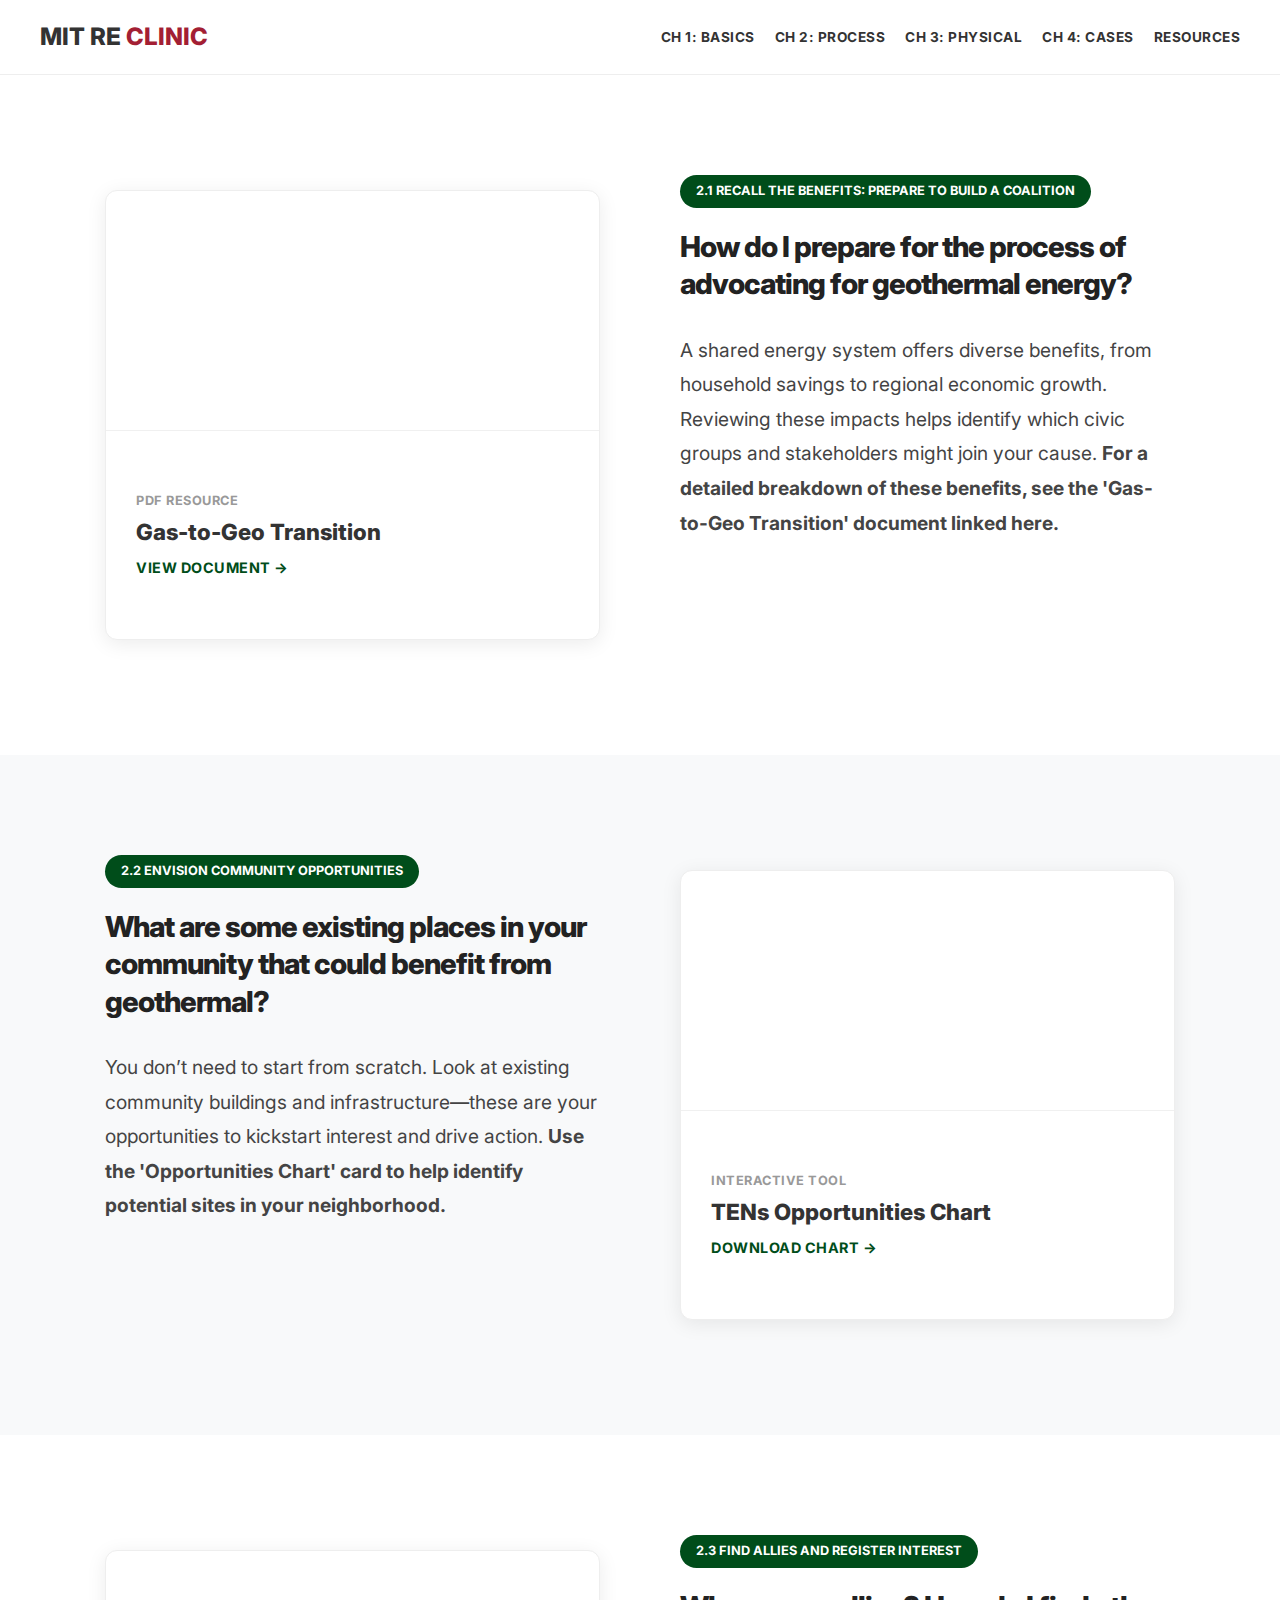
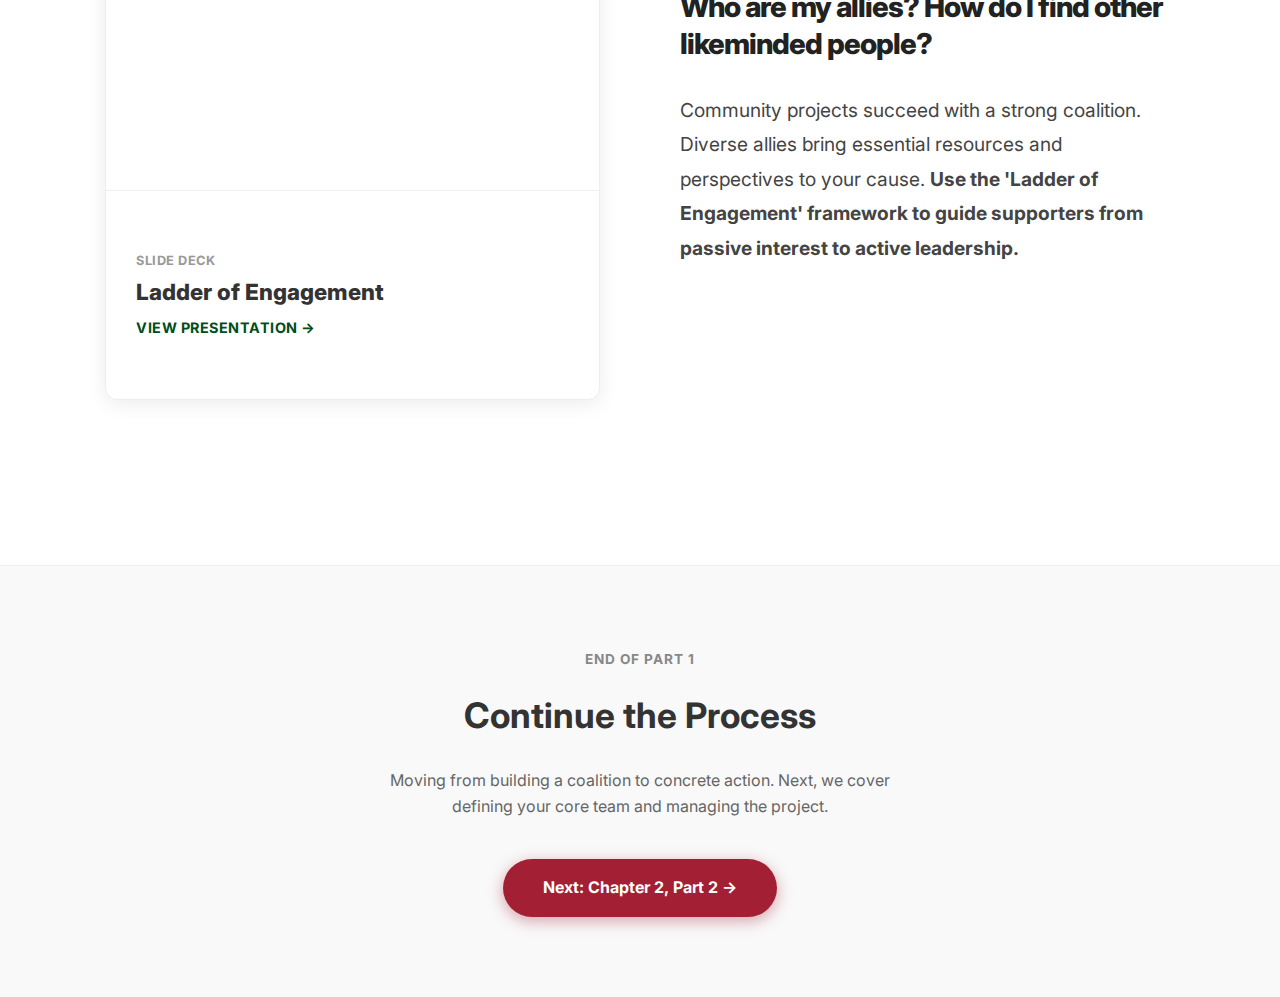
<file: process-p1.html>
<!DOCTYPE html>
<html lang="en">
<head>
    <meta charset="UTF-8">
    <meta name="viewport" content="width=device-width, initial-scale=1.0">
    <title>Process Part 1 | MIT RE Clinic</title>
    <link rel="stylesheet" href="styles/style.css">
    <link rel="preconnect" href="https://fonts.googleapis.com">
    <link rel="preconnect" href="https://fonts.gstatic.com" crossorigin>
    <link href="https://fonts.googleapis.com/css2?family=Inter:wght@400;600;800&display=swap" rel="stylesheet">
</head>
<body>

<nav class="sunpower-nav">
    <div class="nav-container">
        <div class="logo"><a href="index.html">MIT RE <span>CLINIC</span></a></div>
        
        <ul class="nav-links">
            <li><a href="basics.html">CH 1: BASICS</a></li>
            <li><a href="process-p1.html">CH 2: PROCESS</a></li>
            <li><a href="physical.html">CH 3: PHYSICAL</a></li>
            <li><a href="cases.html">CH 4: CASES</a></li> <li><a href="resources.html">RESOURCES</a></li>
        </ul>
    </div>
</nav>

<main>

<div class="row-wrapper">
    <div class="page-container">
        <section class="sunpower-row">
            
            <div class="row-image" style="background: none; height: auto; display: flex; align-items: center; justify-content: center;">
                <a href="https://drive.google.com/file/d/1R0FrrqYdCOna9YgP45R7u5IySIy2FBJs/view" target="_blank" class="process-file-card">
                    <div class="process-card-thumb" style="background-image: url('https://drive.google.com/thumbnail?id=1R0FrrqYdCOna9YgP45R7u5IySIy2FBJs&sz=w800');"></div>
                    <div class="process-card-info">
                        <span class="process-card-label">PDF Resource</span>
                        <h3 class="process-card-name">Gas-to-Geo Transition</h3>
                        <span class="process-card-link">View Document →</span>
                    </div>
                </a>
            </div>

            <div class="row-text">
                <span class="phase-tag">2.1 Recall the Benefits: Prepare to Build a Coalition</span>
                <h2 style="font-size: 1.8rem; line-height: 1.3;">How do I prepare for the process of advocating for geothermal energy?</h2>
                <p>A shared energy system offers diverse benefits, from household savings to regional economic growth. Reviewing these impacts helps identify which civic groups and stakeholders might join your cause. <strong>For a detailed breakdown of these benefits, see the 'Gas-to-Geo Transition' document linked here.</strong></p>
            </div>

        </section>
    </div>
</div>

<div class="row-wrapper">
    <div class="page-container">
        <section class="sunpower-row flip-layout">
            
            <div class="row-image" style="background: none; height: auto; display: flex; align-items: center; justify-content: center;">
                <a href="https://drive.google.com/file/d/19E8_-A-bE_Py_oM7aSAHNV8G2htBZnYC/view" target="_blank" class="process-file-card">
                    <div class="process-card-thumb" style="background-image: url('https://drive.google.com/thumbnail?id=19E8_-A-bE_Py_oM7aSAHNV8G2htBZnYC&sz=w800');"></div>
                    <div class="process-card-info">
                        <span class="process-card-label">Interactive Tool</span>
                        <h3 class="process-card-name">TENs Opportunities Chart</h3>
                        <span class="process-card-link">Download Chart →</span>
                    </div>
                </a>
            </div>

            <div class="row-text">
                <span class="phase-tag">2.2 Envision Community Opportunities</span>
                <h2 style="font-size: 1.8rem; line-height: 1.3;">What are some existing places in your community that could benefit from geothermal?</h2>
                <p>You don’t need to start from scratch. Look at existing community buildings and infrastructure—these are your opportunities to kickstart interest and drive action. <strong>Use the 'Opportunities Chart' card to help identify potential sites in your neighborhood.</strong></p>
            </div>

        </section>
    </div>
</div>

<div class="row-wrapper">
    <div class="page-container">
        <section class="sunpower-row">
            
            <div class="row-image" style="background: none; height: auto; display: flex; align-items: center; justify-content: center;">
                <a href="https://docs.google.com/presentation/d/1Ie6HnQQDyJYKkLdB9yzf1VW9u-9ihUq_pyoEzLvQP24/edit" target="_blank" class="process-file-card">
                    <div class="process-card-thumb" style="background-image: url('https://drive.google.com/thumbnail?id=1Ie6HnQQDyJYKkLdB9yzf1VW9u-9ihUq_pyoEzLvQP24&sz=w800');"></div>
                    <div class="process-card-info">
                        <span class="process-card-label">Slide Deck</span>
                        <h3 class="process-card-name">Ladder of Engagement</h3>
                        <span class="process-card-link">View Presentation →</span>
                    </div>
                </a>
            </div>

            <div class="row-text">
                <span class="phase-tag">2.3 Find Allies and Register Interest</span>
                <h2 style="font-size: 1.8rem; line-height: 1.3;">Who are my allies? How do I find other likeminded people?</h2>
                <p>Community projects succeed with a strong coalition. Diverse allies bring essential resources and perspectives to your cause. <strong>Use the 'Ladder of Engagement' framework to guide supporters from passive interest to active leadership.</strong></p>
            </div>

        </section>
    </div>
</div>

<div class="row-wrapper" style="background-color: #f9f9f9; padding: 80px 0; border-top: 1px solid #eee; margin-top: 50px;">
    <div class="page-container" style="text-align: center;">
        <span style="font-size: 0.85rem; font-weight: 700; color: #888; letter-spacing: 1px; text-transform: uppercase;">End of Part 1</span>
        <h2 style="font-size: 2.2rem; margin-top: 15px; margin-bottom: 25px; color: #333;">Continue the Process</h2>
        <p style="max-width: 500px; margin: 0 auto 40px; color: #666; line-height: 1.6;">
            Moving from building a coalition to concrete action. Next, we cover defining your core team and managing the project.
        </p>
        <a href="process-p2.html" class="btn-primary" style="padding: 16px 40px; border-radius: 50px;">
            Next: Chapter 2, Part 2 →
        </a>
    </div>
</div>

</main>

</body>
</html>
</file>
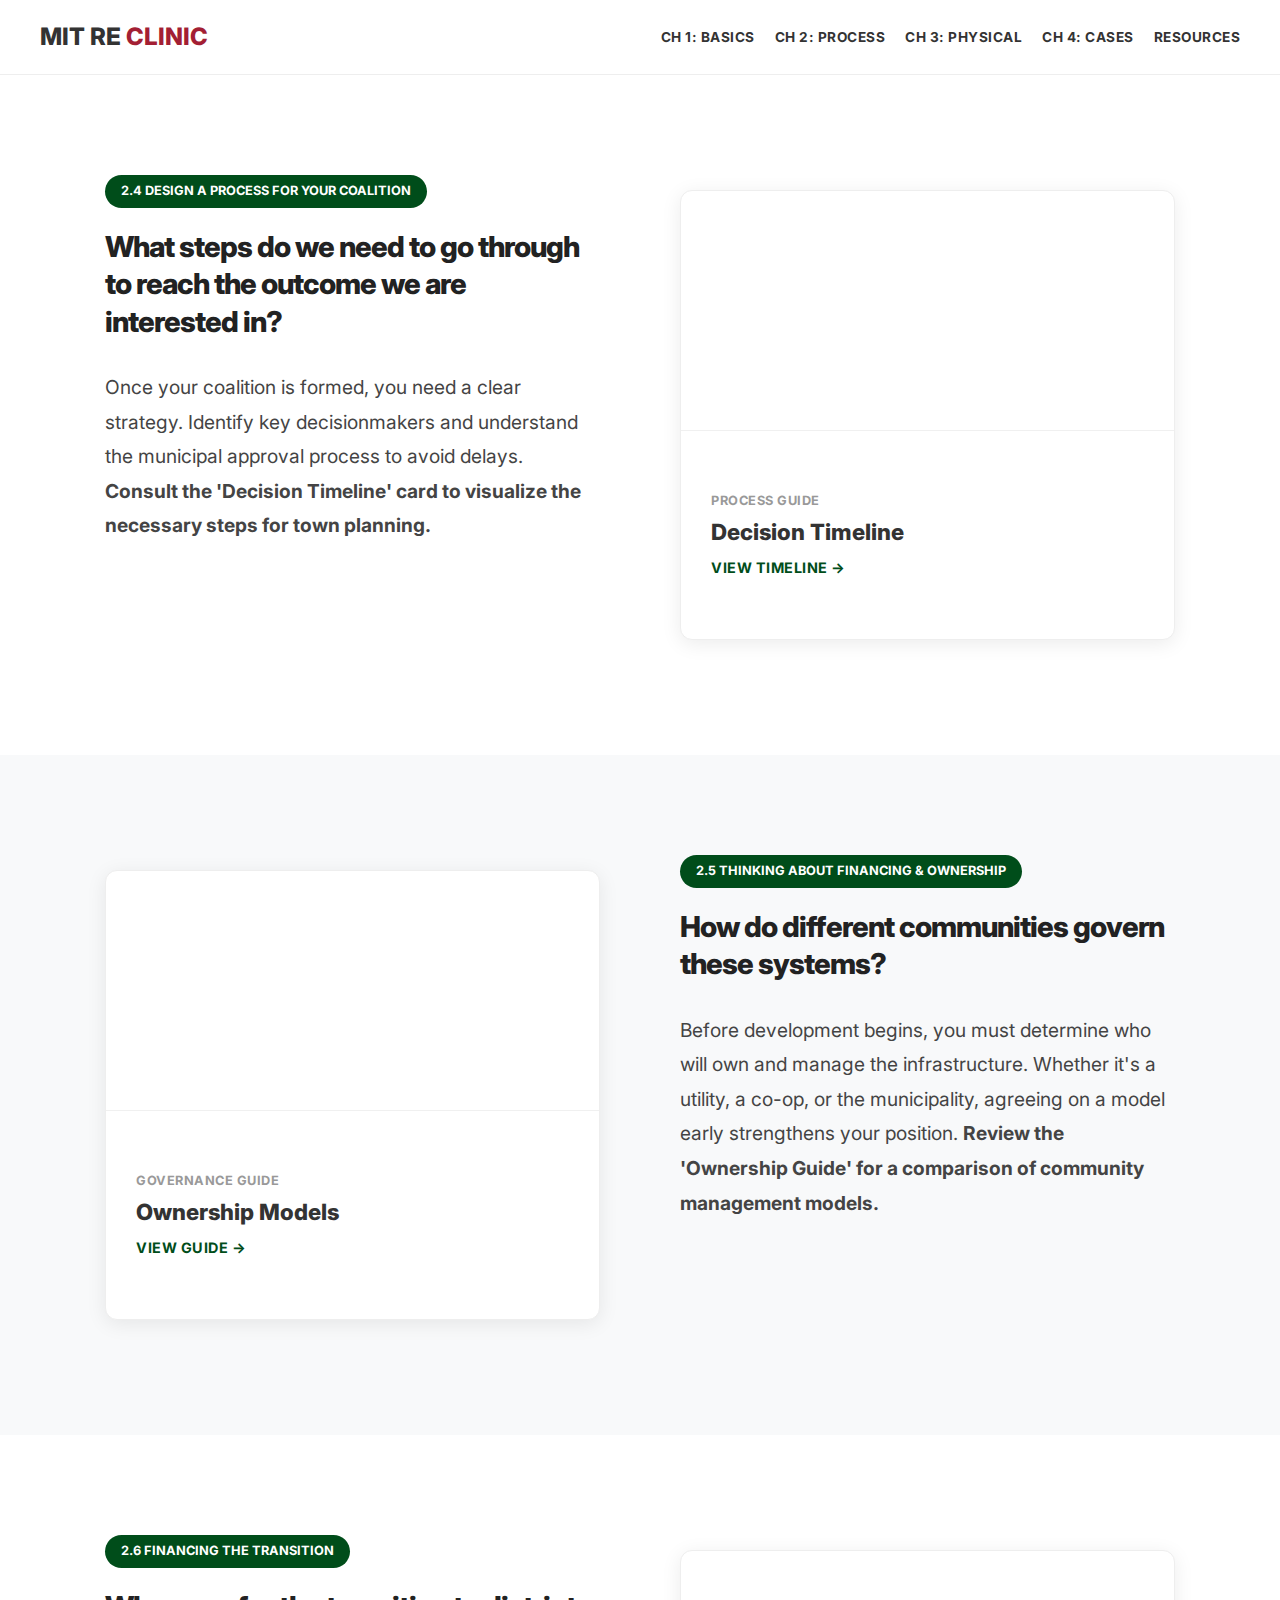
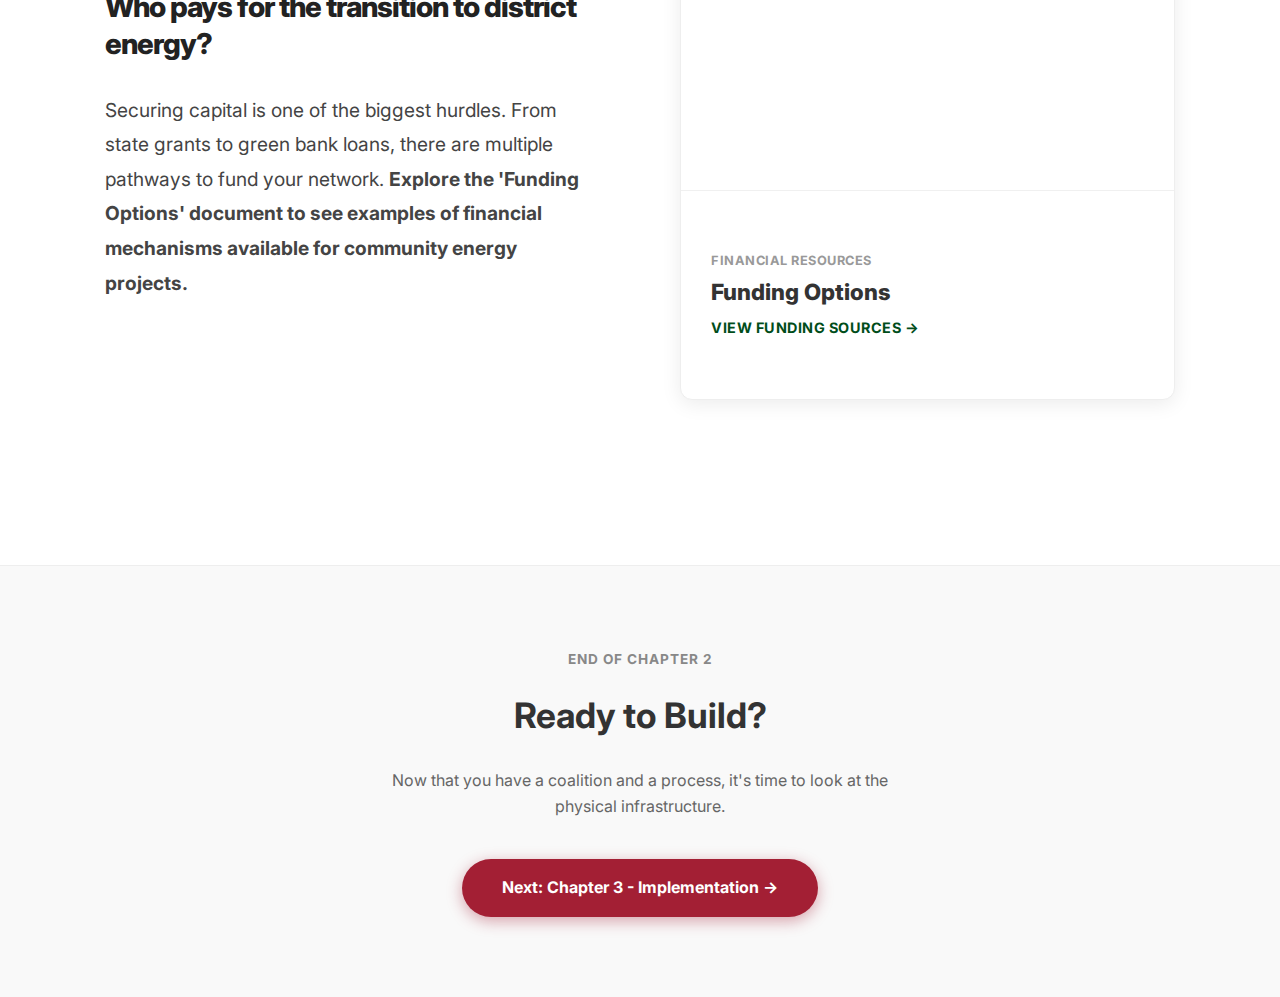
<file: process-p2.html>
<!DOCTYPE html>
<html lang="en">
<head>
    <meta charset="UTF-8">
    <meta name="viewport" content="width=device-width, initial-scale=1.0">
    <title>Process Part 2 | MIT RE Clinic</title>
    <link rel="stylesheet" href="styles/style.css">
    <link rel="preconnect" href="https://fonts.googleapis.com">
    <link rel="preconnect" href="https://fonts.gstatic.com" crossorigin>
    <link href="https://fonts.googleapis.com/css2?family=Inter:wght@400;600;800&display=swap" rel="stylesheet">
</head>
<body>

<nav class="sunpower-nav">
    <div class="nav-container">
        <div class="logo"><a href="index.html">MIT RE <span>CLINIC</span></a></div>
        
        <ul class="nav-links">
            <li><a href="basics.html">CH 1: BASICS</a></li>
            <li><a href="process-p1.html">CH 2: PROCESS</a></li>
            <li><a href="physical.html">CH 3: PHYSICAL</a></li>
            <li><a href="cases.html">CH 4: CASES</a></li> <li><a href="resources.html">RESOURCES</a></li>
        </ul>
    </div>
</nav>

<main>

<div class="row-wrapper">
    <div class="page-container">
        <section class="sunpower-row flip-layout">
            
            <div class="row-image" style="background: none; height: auto; display: flex; align-items: center; justify-content: center;">
                <a href="https://drive.google.com/file/d/1qceQtjTirMGECjwo-foT4m2vkymcyPC4/view" target="_blank" class="process-file-card">
                    <div class="process-card-thumb" style="background-image: url('https://drive.google.com/thumbnail?id=1qceQtjTirMGECjwo-foT4m2vkymcyPC4&sz=w800');"></div>
                    <div class="process-card-info">
                        <span class="process-card-label">Process Guide</span>
                        <h3 class="process-card-name">Decision Timeline</h3>
                        <span class="process-card-link">View Timeline →</span>
                    </div>
                </a>
            </div>

            <div class="row-text">
                <span class="phase-tag">2.4 Design a Process for Your Coalition</span>
                <h2 style="font-size: 1.8rem; line-height: 1.3;">What steps do we need to go through to reach the outcome we are interested in?</h2>
                <p>Once your coalition is formed, you need a clear strategy. Identify key decisionmakers and understand the municipal approval process to avoid delays. <strong>Consult the 'Decision Timeline' card to visualize the necessary steps for town planning.</strong></p>
            </div>

        </section>
    </div>
</div>

<div class="row-wrapper">
    <div class="page-container">
        <section class="sunpower-row standard-layout">
            
            <div class="row-image" style="background: none; height: auto; display: flex; align-items: center; justify-content: center;">
                <a href="https://drive.google.com/file/d/1RTsWdhoAkkKtPb73sPAls3XnCVQI6sas/view?usp=sharing" target="_blank" class="process-file-card">
                    <div class="process-card-thumb" style="background-image: url('https://drive.google.com/thumbnail?id=1RTsWdhoAkkKtPb73sPAls3XnCVQI6sas&sz=w800');"></div>
                    <div class="process-card-info">
                        <span class="process-card-label">Governance Guide</span>
                        <h3 class="process-card-name">Ownership Models</h3>
                        <span class="process-card-link">View Guide →</span>
                    </div>
                </a>
            </div>

            <div class="row-text">
                <span class="phase-tag">2.5 Thinking about Financing & Ownership</span>
                <h2 style="font-size: 1.8rem; line-height: 1.3;">How do different communities govern these systems?</h2>
                <p>Before development begins, you must determine who will own and manage the infrastructure. Whether it's a utility, a co-op, or the municipality, agreeing on a model early strengthens your position. <strong>Review the 'Ownership Guide' for a comparison of community management models.</strong></p>
            </div>

        </section>
    </div>
</div>

<div class="row-wrapper">
    <div class="page-container">
        <section class="sunpower-row flip-layout">
            
            <div class="row-image" style="background: none; height: auto; display: flex; align-items: center; justify-content: center;">
                <a href="https://drive.google.com/file/d/1QUXMK8smwYGseWEXwwkYSuFBvbc2wv6l/view" target="_blank" class="process-file-card">
                    <div class="process-card-thumb" style="background-image: url('https://drive.google.com/thumbnail?id=1QUXMK8smwYGseWEXwwkYSuFBvbc2wv6l&sz=w800');"></div>
                    <div class="process-card-info">
                        <span class="process-card-label">Financial Resources</span>
                        <h3 class="process-card-name">Funding Options</h3>
                        <span class="process-card-link">View Funding Sources →</span>
                    </div>
                </a>
            </div>

            <div class="row-text">
                <span class="phase-tag">2.6 Financing the Transition</span>
                <h2 style="font-size: 1.8rem; line-height: 1.3;">Who pays for the transition to district energy?</h2>
                <p>Securing capital is one of the biggest hurdles. From state grants to green bank loans, there are multiple pathways to fund your network. <strong>Explore the 'Funding Options' document to see examples of financial mechanisms available for community energy projects.</strong></p>
            </div>

        </section>
    </div>
</div>

<div class="row-wrapper" style="background-color: #f9f9f9; padding: 80px 0; border-top: 1px solid #eee; margin-top: 50px;">
    <div class="page-container" style="text-align: center;">
        <span style="font-size: 0.85rem; font-weight: 700; color: #888; letter-spacing: 1px; text-transform: uppercase;">End of Chapter 2</span>
        <h2 style="font-size: 2.2rem; margin-top: 15px; margin-bottom: 25px; color: #333;">Ready to Build?</h2>
        <p style="max-width: 500px; margin: 0 auto 40px; color: #666; line-height: 1.6;">
            Now that you have a coalition and a process, it's time to look at the physical infrastructure.
        </p>
        <a href="physical.html" class="btn-primary" style="padding: 16px 40px; border-radius: 50px;">
            Next: Chapter 3 - Implementation →
        </a>
    </div>
</div>

</main>

</body>
</html>
</file>
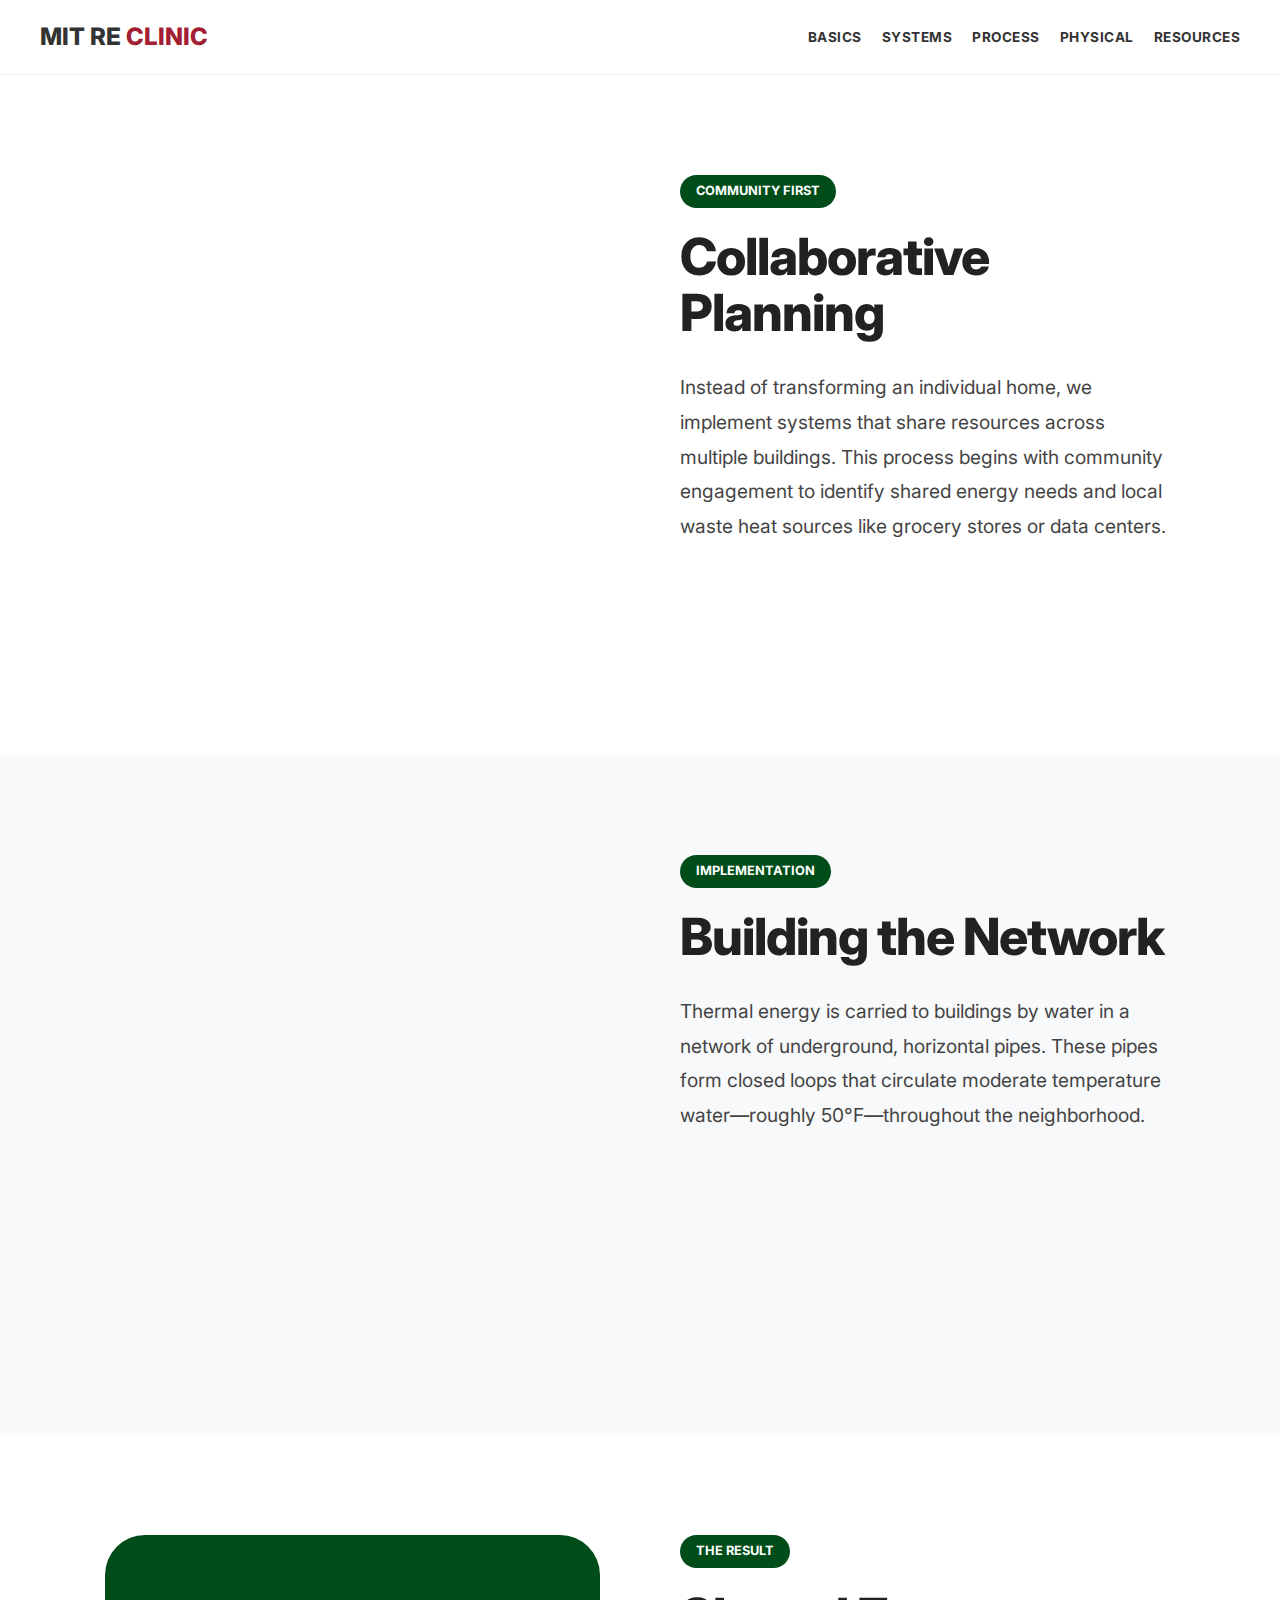
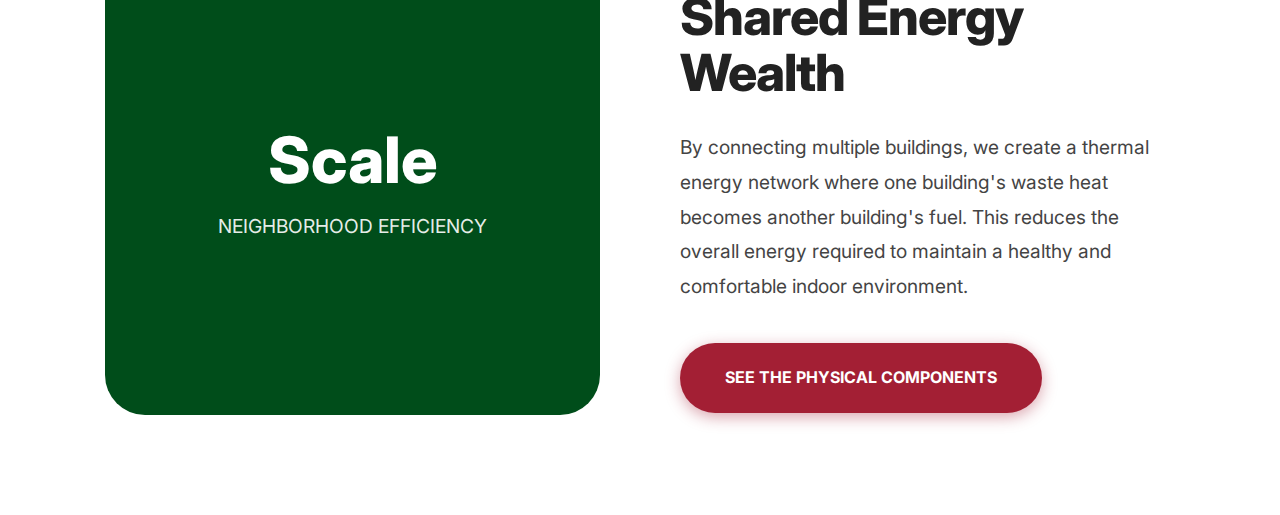
<file: process.html>
<!DOCTYPE html>
<html lang="en">
<head>
    <meta charset="UTF-8">
    <meta name="viewport" content="width=device-width, initial-scale=1.0">
    <title>Process | MIT RE Clinic</title>
    <link rel="stylesheet" href="styles/style.css">
    <link rel="preconnect" href="https://fonts.googleapis.com">
    <link rel="preconnect" href="https://fonts.gstatic.com" crossorigin>
    <link href="https://fonts.googleapis.com/css2?family=Inter:wght@400;600;800&display=swap" rel="stylesheet">
</head>
<body>

<nav class="sunpower-nav">
    <div class="nav-container">
        <div class="logo"><a href="index.html">MIT RE <span>CLINIC</span></a></div>
        <ul class="nav-links">
            <li><a href="basics.html">Basics</a></li>
            <li><a href="systems.html">Systems</a></li>
            <li><a href="process.html">Process</a></li>
            <li><a href="physical.html">Physical</a></li>
            <li><a href="resources.html">Resources</a></li>
        </ul>
    </div>
</nav>

<main>
    <div class="row-wrapper">
        <div class="page-container">
            <section class="sunpower-row">
                <div class="row-image photo" style="background-image: url('https://images.unsplash.com/photo-1517048676732-d65bc937f952?auto=format&fit=crop&q=80&w=1000');">
                    </div>
                <div class="row-text">
                    <span class="phase-tag">Community First</span>
                    <h2>Collaborative Planning</h2>
                    <p>Instead of transforming an individual home, we implement systems that share resources across multiple buildings. This process begins with community engagement to identify shared energy needs and local waste heat sources like grocery stores or data centers.</p>
                </div>
            </section>
        </div>
    </div>

    <div class="row-wrapper">
        <div class="page-container">
            <section class="sunpower-row">
                <div class="row-image" style="background-image: url('https://vtdigger.org/wp-content/uploads/2023/04/Geothermal-Network-Graphic.png'); background-size: contain;">
                    </div>
                <div class="row-text">
                    <span class="phase-tag">Implementation</span>
                    <h2>Building the Network</h2>
                    <p>Thermal energy is carried to buildings by water in a network of underground, horizontal pipes. These pipes form closed loops that circulate moderate temperature water—roughly 50°F—throughout the neighborhood.</p>
                </div>
            </section>
        </div>
    </div>

    

    <div class="row-wrapper">
        <div class="page-container">
            <section class="sunpower-row">
                <div class="row-image" style="background-color: var(--geo-green); color: white;">
                    <div style="text-align: center; padding: 40px;">
                        <h3 style="font-size: 4rem; color: white; margin: 0; font-weight: 800;">Scale</h3>
                        <p style="color: white; font-size: 1.2rem; opacity: 0.9; text-transform: uppercase;">Neighborhood Efficiency</p>
                    </div>
                </div>
                <div class="row-text">
                    <span class="phase-tag">The Result</span>
                    <h2>Shared Energy Wealth</h2>
                    <p>By connecting multiple buildings, we create a thermal energy network where one building's waste heat becomes another building's fuel. This reduces the overall energy required to maintain a healthy and comfortable indoor environment.</p>
                    
                    <div style="margin-top: 40px;">
                        <a href="physical.html" class="btn-primary" style="padding: 22px 45px; border-radius: 50px; text-transform: uppercase;">
                            See the Physical Components
                        </a>
                    </div>
                </div>
            </section>
        </div>
    </div>
</main>

</body>
</html>
</file>
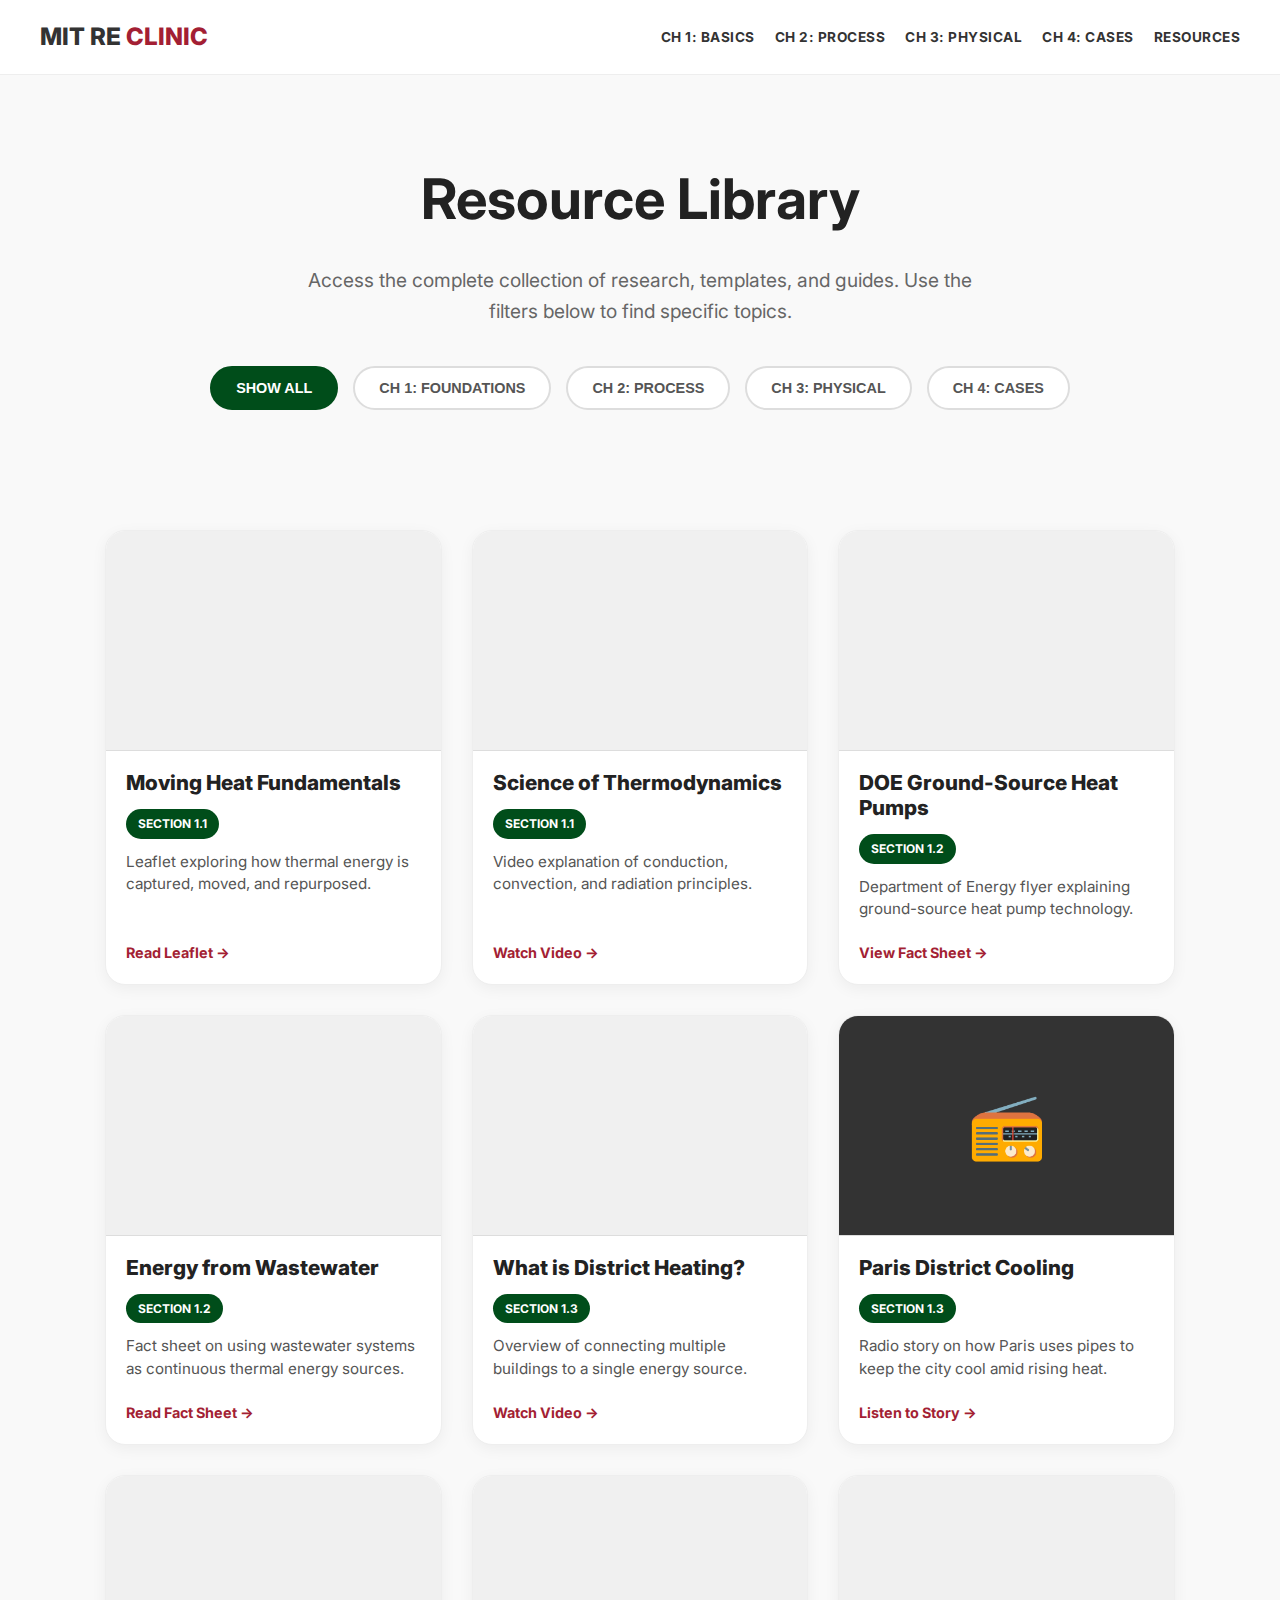
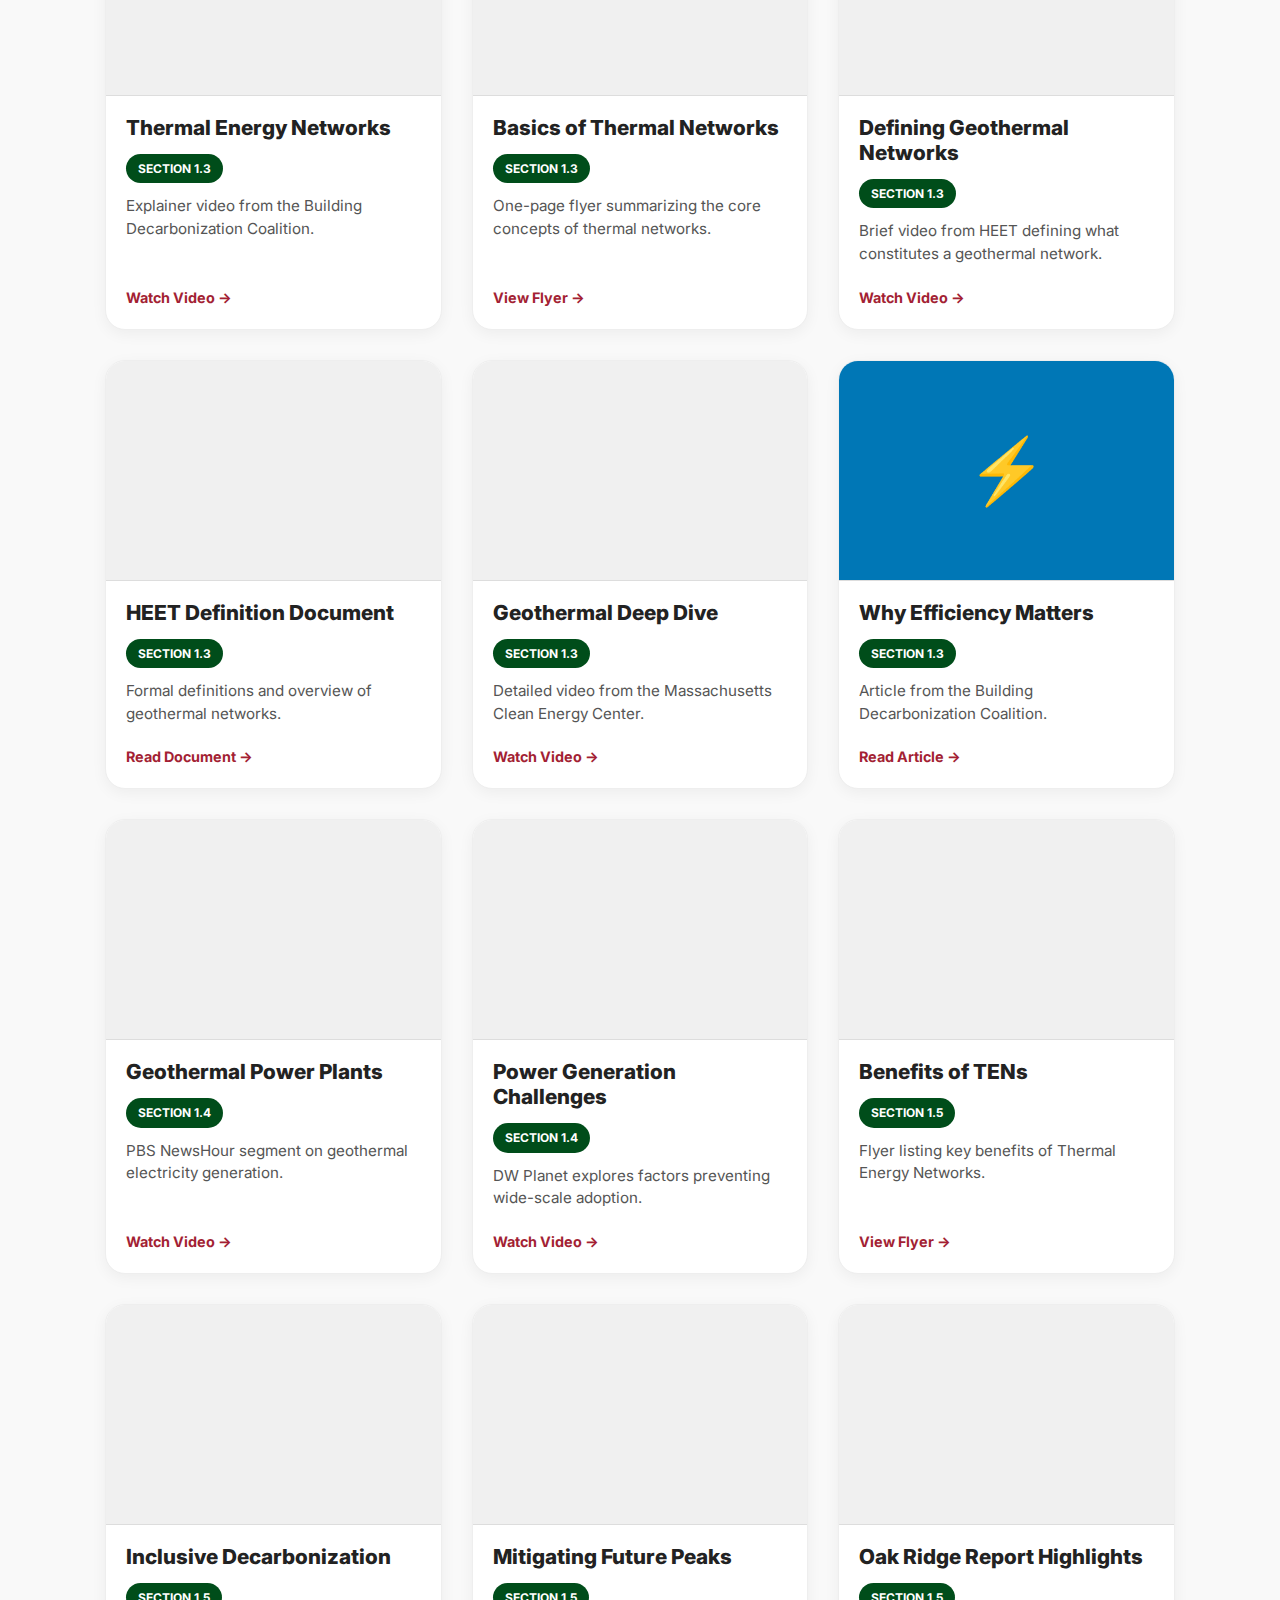
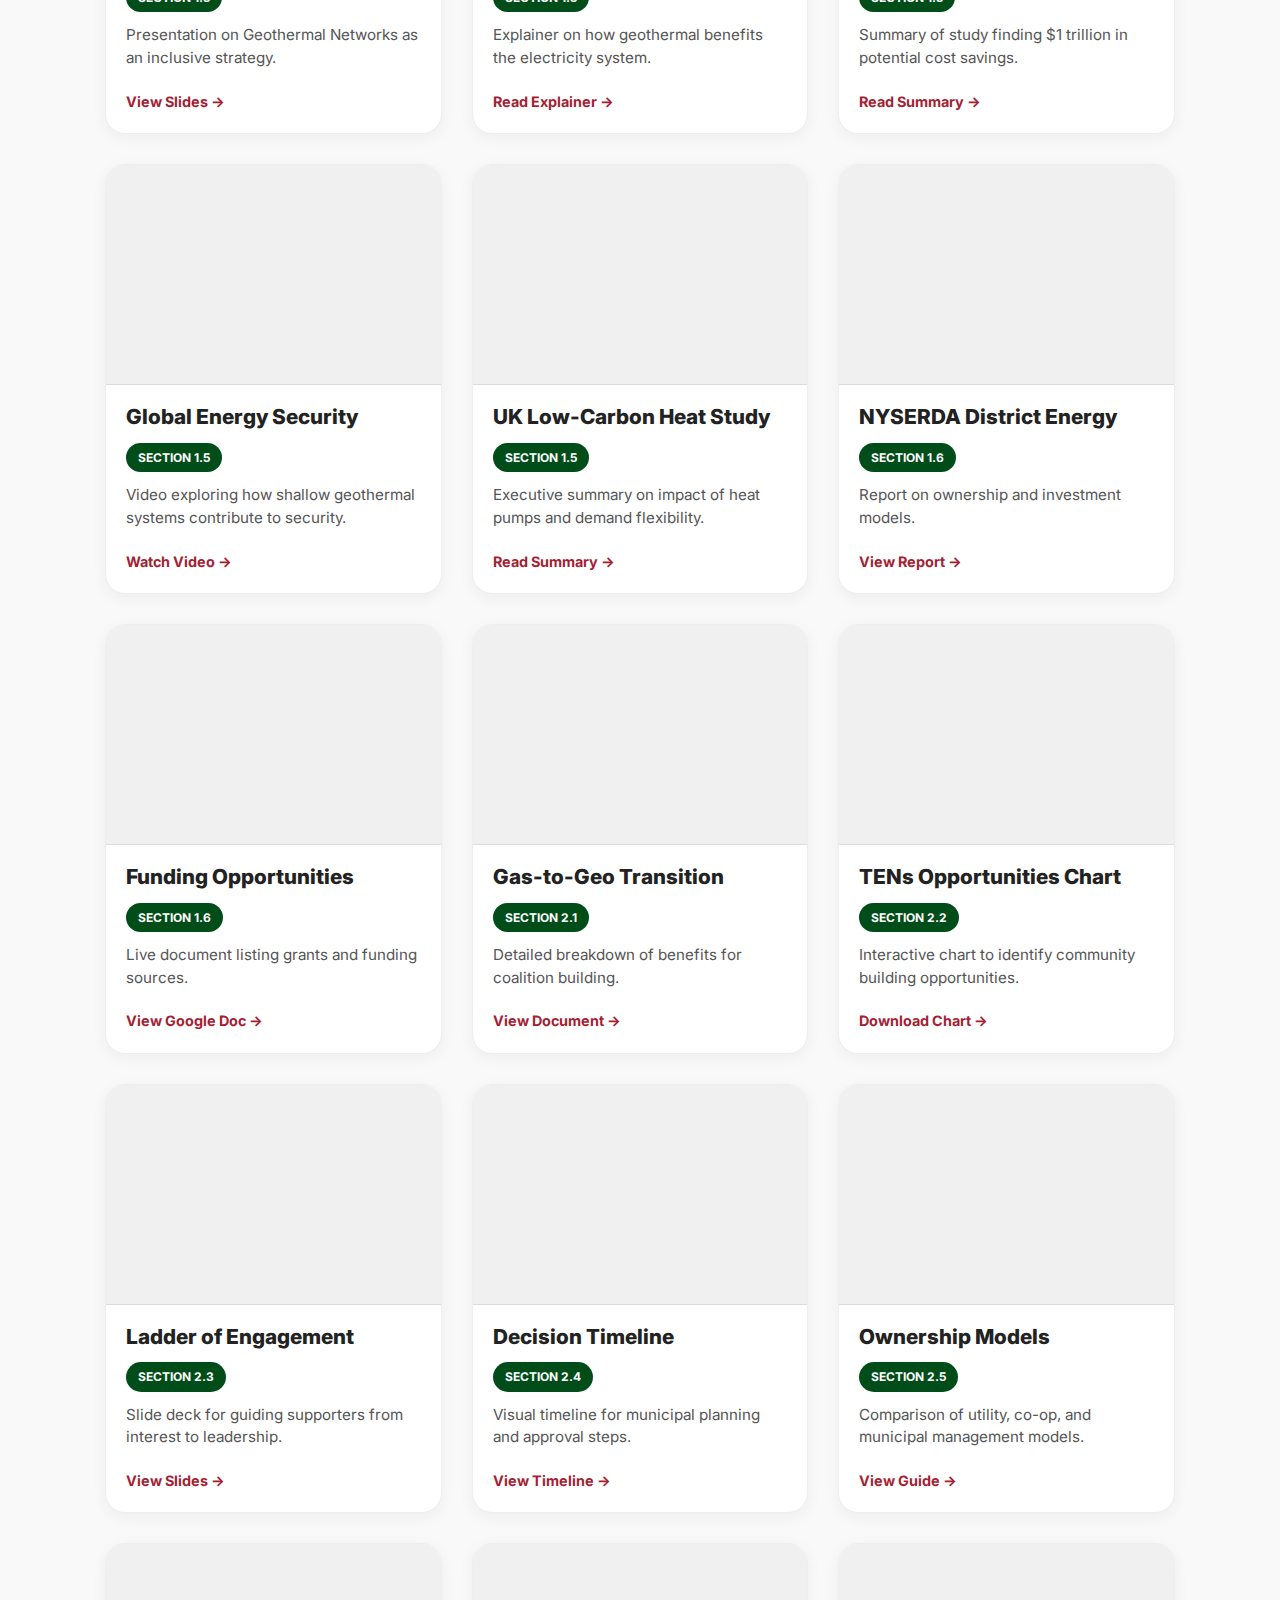
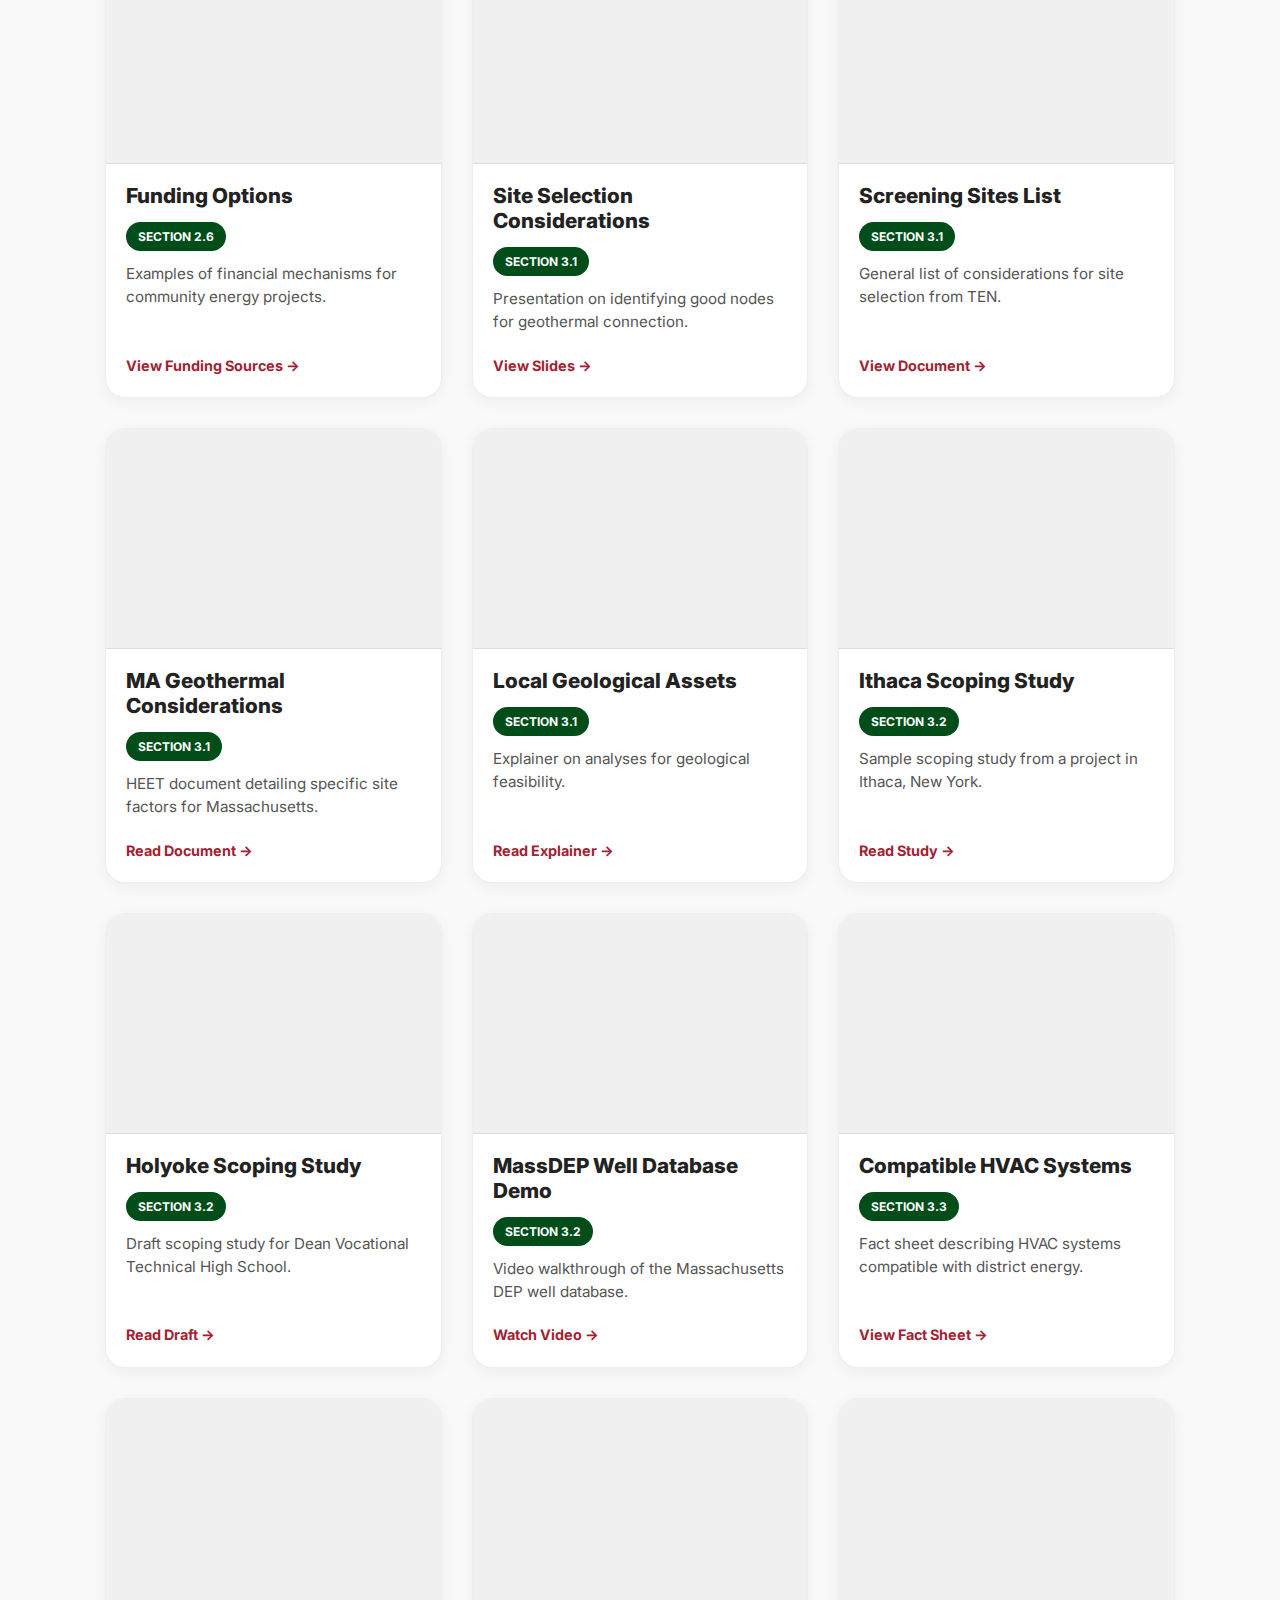
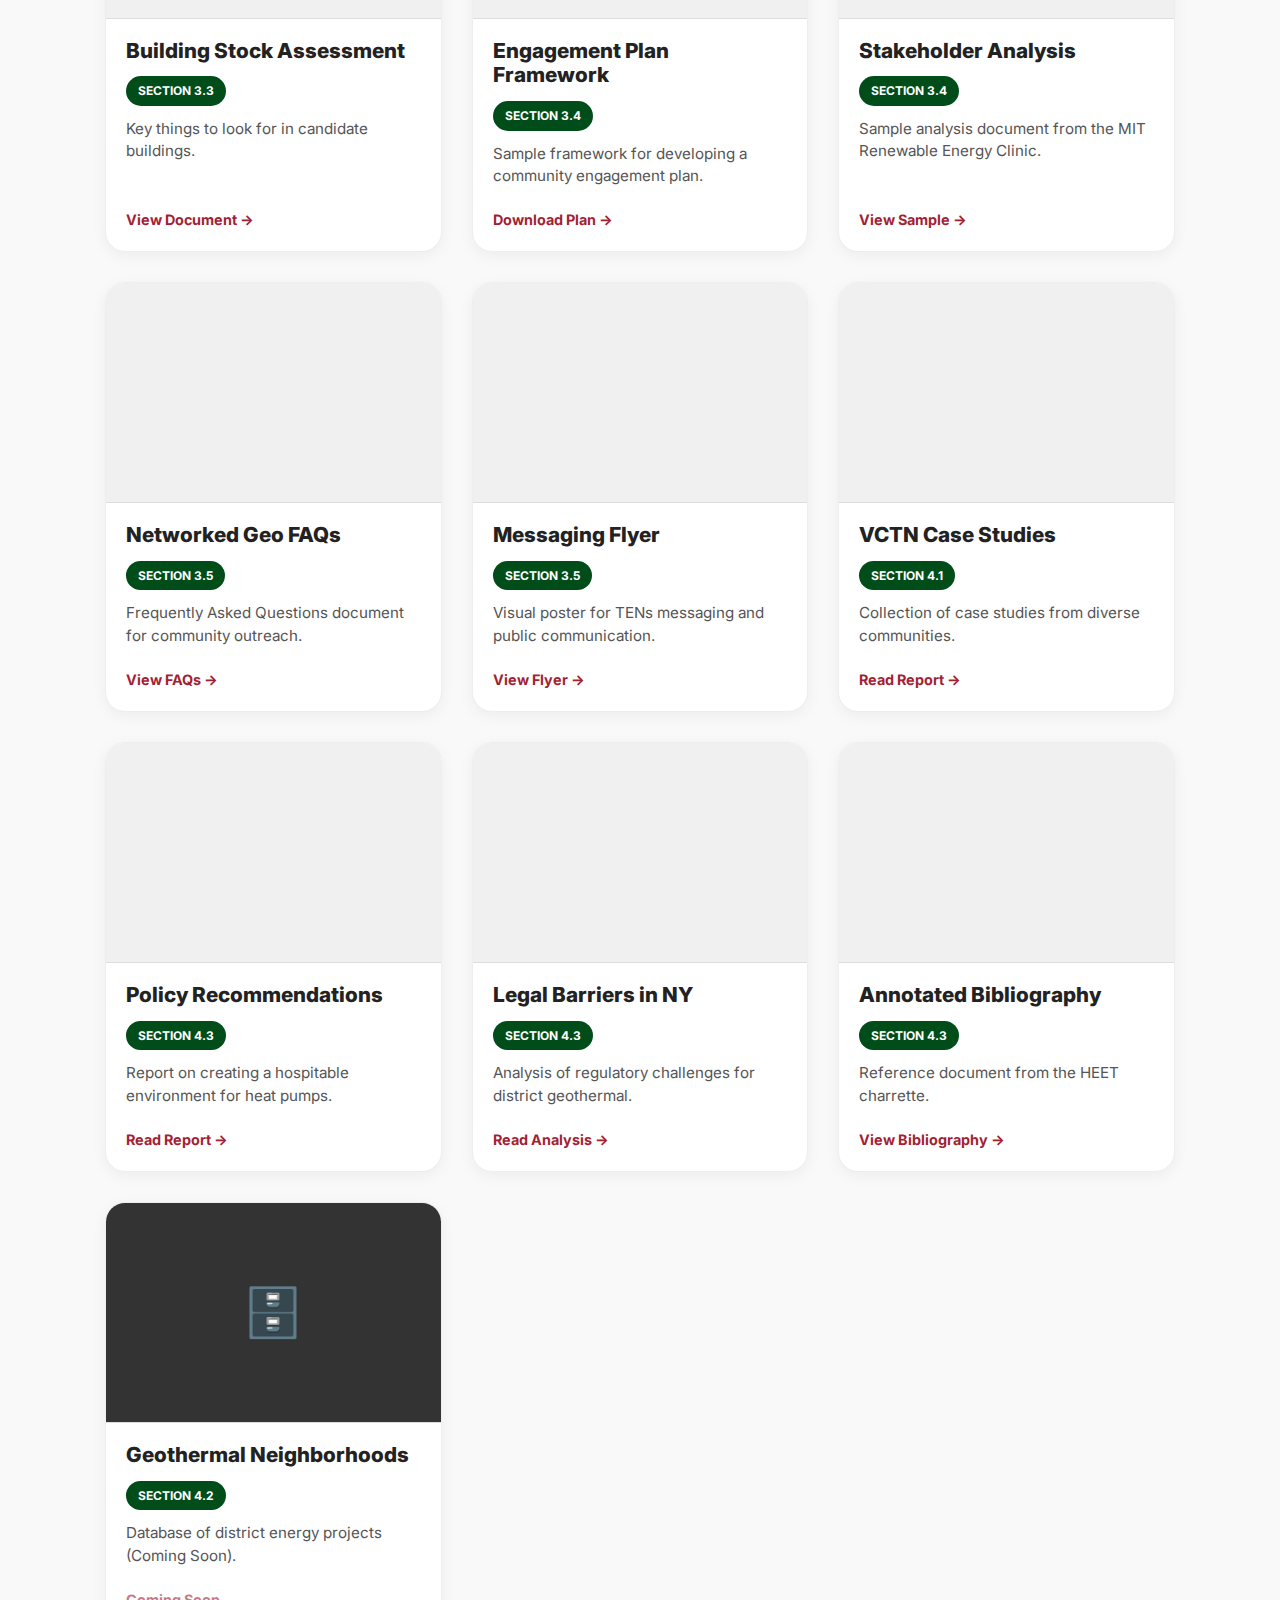
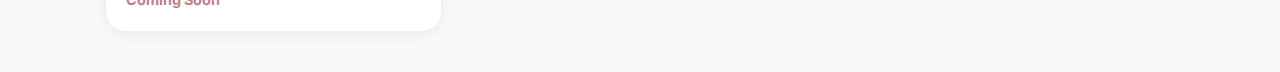
<file: resources.html>
<!DOCTYPE html>
<html lang="en">
<head>
    <meta charset="UTF-8">
    <meta name="viewport" content="width=device-width, initial-scale=1.0">
    <title>Resources Library | MIT RE Clinic</title>
    <link rel="stylesheet" href="styles/style.css">
    <link rel="preconnect" href="https://fonts.googleapis.com">
    <link rel="preconnect" href="https://fonts.gstatic.com" crossorigin>
    <link href="https://fonts.googleapis.com/css2?family=Inter:wght@400;600;800&display=swap" rel="stylesheet">

    <style>
        /* --- Internal CSS for Filter System --- */
        
        /* Filter Button Container */
        .filter-container {
            display: flex;
            justify-content: center;
            gap: 15px;
            margin-bottom: 40px;
            flex-wrap: wrap;
        }

        /* Filter Buttons */
        .filter-btn {
            padding: 12px 24px;
            border: 2px solid #ddd;
            background: white;
            color: #555;
            font-weight: 700;
            border-radius: 50px;
            cursor: pointer;
            transition: all 0.2s ease;
            font-size: 0.9rem;
            text-transform: uppercase;
        }

        .filter-btn:hover {
            border-color: var(--geo-green);
            color: var(--geo-green);
        }

        /* Active State */
        .filter-btn.active {
            background-color: var(--geo-green);
            color: white;
            border-color: var(--geo-green);
        }

        /* Grid Logic */
        .resource-grid {
            display: grid !important;
            grid-template-columns: repeat(3, 1fr) !important;
            gap: 30px;
            width: 100%;
            /* Minimal animation for filtering */
            transition: all 0.3s ease;
        }

        /* Hiding cards when filtered */
        .resource-card.hidden {
            display: none;
        }

        /* Card Image Styling */
        .card-image {
            width: 100%;
            height: 220px;
            background-color: #f0f0f0;
            background-size: contain;
            background-repeat: no-repeat;
            background-position: center;
            border-bottom: 1px solid #ddd;
        }

        /* Mobile Responsive */
        @media (max-width: 1000px) {
            .resource-grid { grid-template-columns: repeat(2, 1fr) !important; }
        }
        @media (max-width: 650px) {
            .resource-grid { grid-template-columns: 1fr !important; }
            .filter-container { gap: 10px; }
            .filter-btn { padding: 10px 16px; font-size: 0.8rem; }
        }
    </style>
</head>
<body style="background-color: #f9f9f9;">

<nav class="sunpower-nav">
    <div class="nav-container">
        <div class="logo"><a href="index.html">MIT RE <span>CLINIC</span></a></div>
        <ul class="nav-links">
            <li><a href="basics.html">CH 1: BASICS</a></li>
            <li><a href="process-p1.html">CH 2: PROCESS</a></li>
            <li><a href="physical.html">CH 3: PHYSICAL</a></li>
            <li><a href="cases.html">CH 4: CASES</a></li>
            <li><a href="resources.html">RESOURCES</a></li>
        </ul>
    </div>
</nav>

<header style="padding: 80px 0 40px; text-align: center;">
    <div class="page-container">
        <h1 style="font-size: 3.5rem; margin-bottom: 20px;">Resource Library</h1>
        <p style="font-size: 1.2rem; color: #666; max-width: 700px; margin: 0 auto 40px;">
            Access the complete collection of research, templates, and guides. Use the filters below to find specific topics.
        </p>
        
        <div class="filter-container">
            <button class="filter-btn active" onclick="filterSelection('all')">Show All</button>
            <button class="filter-btn" onclick="filterSelection('1')">Ch 1: Foundations</button>
            <button class="filter-btn" onclick="filterSelection('2')">Ch 2: Process</button>
            <button class="filter-btn" onclick="filterSelection('3')">Ch 3: Physical</button>
            <button class="filter-btn" onclick="filterSelection('4')">Ch 4: Cases</button>
        </div>

    </div>
</header>

<main class="page-container">
    <div class="resource-grid">

        <div class="resource-card" data-section="1">
            <div class="card-image" style="background-image: url('https://drive.google.com/thumbnail?id=168m7G4-G4WEo7lNQ1rjG8zTVtm8nYfXu&sz=w800');"></div>
            <div class="card-content">
                <h3>Moving Heat Fundamentals</h3>
                <span class="section-tag">Section 1.1</span>
                <p>Leaflet exploring how thermal energy is captured, moved, and repurposed.</p>
                <a href="https://drive.google.com/file/d/168m7G4-G4WEo7lNQ1rjG8zTVtm8nYfXu/view" target="_blank" class="card-link">Read Leaflet →</a>
            </div>
        </div>

        <div class="resource-card" data-section="1">
            <div class="card-image" style="background-image: url('https://img.youtube.com/vi/evCCd0yxRRk/hqdefault.jpg');"></div>
            <div class="card-content">
                <h3>Science of Thermodynamics</h3>
                <span class="section-tag">Section 1.1</span>
                <p>Video explanation of conduction, convection, and radiation principles.</p>
                <a href="https://www.youtube.com/shorts/evCCd0yxRRk" target="_blank" class="card-link">Watch Video →</a>
            </div>
        </div>

        <div class="resource-card" data-section="1">
            <div class="card-image" style="background-image: url('https://drive.google.com/thumbnail?id=1_79OOgG7aGgZbS4roTv8j2y-AR95LXnk&sz=w800');"></div>
            <div class="card-content">
                <h3>DOE Ground-Source Heat Pumps</h3>
                <span class="section-tag">Section 1.2</span>
                <p>Department of Energy flyer explaining ground-source heat pump technology.</p>
                <a href="https://drive.google.com/file/d/1_79OOgG7aGgZbS4roTv8j2y-AR95LXnk/view" target="_blank" class="card-link">View Fact Sheet →</a>
            </div>
        </div>

        <div class="resource-card" data-section="1">
            <div class="card-image" style="background-image: url('https://drive.google.com/thumbnail?id=11sMDs8RJJ8DPfRH4C38OzUhnXuoMMmPw&sz=w800');"></div>
            <div class="card-content">
                <h3>Energy from Wastewater</h3>
                <span class="section-tag">Section 1.2</span>
                <p>Fact sheet on using wastewater systems as continuous thermal energy sources.</p>
                <a href="https://drive.google.com/file/d/11sMDs8RJJ8DPfRH4C38OzUhnXuoMMmPw/view" target="_blank" class="card-link">Read Fact Sheet →</a>
            </div>
        </div>

        <div class="resource-card" data-section="1">
            <div class="card-image" style="background-image: url('https://img.youtube.com/vi/ffto77D4p4Y/hqdefault.jpg');"></div>
            <div class="card-content">
                <h3>What is District Heating?</h3>
                <span class="section-tag">Section 1.3</span>
                <p>Overview of connecting multiple buildings to a single energy source.</p>
                <a href="https://www.youtube.com/watch?v=ffto77D4p4Y" target="_blank" class="card-link">Watch Video →</a>
            </div>
        </div>

        <div class="resource-card" data-section="1">
            <div class="card-image" style="background-color: #333; display: flex; align-items: center; justify-content: center;"><span style="font-size: 4rem;">📻</span></div>
            <div class="card-content">
                <h3>Paris District Cooling</h3>
                <span class="section-tag">Section 1.3</span>
                <p>Radio story on how Paris uses pipes to keep the city cool amid rising heat.</p>
                <a href="https://theworld.org/stories/2025/06/30/amid-rising-heat-paris-expands-a-network-of-pipes-to-keep-cool" target="_blank" class="card-link">Listen to Story →</a>
            </div>
        </div>

        <div class="resource-card" data-section="1">
            <div class="card-image" style="background-image: url('https://img.youtube.com/vi/gYO6GJo0NEY/hqdefault.jpg');"></div>
            <div class="card-content">
                <h3>Thermal Energy Networks</h3>
                <span class="section-tag">Section 1.3</span>
                <p>Explainer video from the Building Decarbonization Coalition.</p>
                <a href="https://www.youtube.com/watch?v=gYO6GJo0NEY" target="_blank" class="card-link">Watch Video →</a>
            </div>
        </div>

        <div class="resource-card" data-section="1">
            <div class="card-image" style="background-image: url('https://drive.google.com/thumbnail?id=17sw6jMr3azd7J2APncgE-aaOHGVHtzf0&sz=w800');"></div>
            <div class="card-content">
                <h3>Basics of Thermal Networks</h3>
                <span class="section-tag">Section 1.3</span>
                <p>One-page flyer summarizing the core concepts of thermal networks.</p>
                <a href="https://drive.google.com/file/d/17sw6jMr3azd7J2APncgE-aaOHGVHtzf0/view" target="_blank" class="card-link">View Flyer →</a>
            </div>
        </div>

        <div class="resource-card" data-section="1">
            <div class="card-image" style="background-image: url('https://img.youtube.com/vi/1JHQ2ToBW9c/hqdefault.jpg');"></div>
            <div class="card-content">
                <h3>Defining Geothermal Networks</h3>
                <span class="section-tag">Section 1.3</span>
                <p>Brief video from HEET defining what constitutes a geothermal network.</p>
                <a href="https://www.youtube.com/watch?v=1JHQ2ToBW9c" target="_blank" class="card-link">Watch Video →</a>
            </div>
        </div>

        <div class="resource-card" data-section="1">
            <div class="card-image" style="background-image: url('https://drive.google.com/thumbnail?id=1KVPSr7e9a1axTQHNYgI5Xci_MQlVgpXi&sz=w800');"></div>
            <div class="card-content">
                <h3>HEET Definition Document</h3>
                <span class="section-tag">Section 1.3</span>
                <p>Formal definitions and overview of geothermal networks.</p>
                <a href="https://drive.google.com/file/d/1KVPSr7e9a1axTQHNYgI5Xci_MQlVgpXi/view" target="_blank" class="card-link">Read Document →</a>
            </div>
        </div>

        <div class="resource-card" data-section="1">
            <div class="card-image" style="background-image: url('https://img.youtube.com/vi/Ncs7Sy-CCG0/hqdefault.jpg');"></div>
            <div class="card-content">
                <h3>Geothermal Deep Dive</h3>
                <span class="section-tag">Section 1.3</span>
                <p>Detailed video from the Massachusetts Clean Energy Center.</p>
                <a href="https://www.youtube.com/watch?v=Ncs7Sy-CCG0&list=PLSc0O51LWuDdjNA1UabX-Jf0SZUJZSV__&index=12" target="_blank" class="card-link">Watch Video →</a>
            </div>
        </div>

        <div class="resource-card" data-section="1">
            <div class="card-image" style="background-color: #0077b6; display: flex; align-items: center; justify-content: center;"><span style="font-size: 4rem; color: white;">⚡</span></div>
            <div class="card-content">
                <h3>Why Efficiency Matters</h3>
                <span class="section-tag">Section 1.3</span>
                <p>Article from the Building Decarbonization Coalition.</p>
                <a href="https://buildingdecarb.org/why-efficiency-matters" target="_blank" class="card-link">Read Article →</a>
            </div>
        </div>

        <div class="resource-card" data-section="1">
            <div class="card-image" style="background-image: url('https://img.youtube.com/vi/-36VWp9Sf4A/hqdefault.jpg');"></div>
            <div class="card-content">
                <h3>Geothermal Power Plants</h3>
                <span class="section-tag">Section 1.4</span>
                <p>PBS NewsHour segment on geothermal electricity generation.</p>
                <a href="https://www.youtube.com/watch?v=-36VWp9Sf4A" target="_blank" class="card-link">Watch Video →</a>
            </div>
        </div>

        <div class="resource-card" data-section="1">
            <div class="card-image" style="background-image: url('https://img.youtube.com/vi/c7dy0hUZ9xI/hqdefault.jpg');"></div>
            <div class="card-content">
                <h3>Power Generation Challenges</h3>
                <span class="section-tag">Section 1.4</span>
                <p>DW Planet explores factors preventing wide-scale adoption.</p>
                <a href="https://www.youtube.com/watch?v=c7dy0hUZ9xI" target="_blank" class="card-link">Watch Video →</a>
            </div>
        </div>

        <div class="resource-card" data-section="1">
            <div class="card-image" style="background-image: url('https://drive.google.com/thumbnail?id=1orTKdVhhrNNM9HCZdG1weC6PRByZOU8C&sz=w800');"></div>
            <div class="card-content">
                <h3>Benefits of TENs</h3>
                <span class="section-tag">Section 1.5</span>
                <p>Flyer listing key benefits of Thermal Energy Networks.</p>
                <a href="https://drive.google.com/file/d/1orTKdVhhrNNM9HCZdG1weC6PRByZOU8C/view" target="_blank" class="card-link">View Flyer →</a>
            </div>
        </div>

        <div class="resource-card" data-section="1">
            <div class="card-image" style="background-image: url('https://drive.google.com/thumbnail?id=1SjbdZfyixAjnIZfvN_1GOo_DNpIkMLnR&sz=w800');"></div>
            <div class="card-content">
                <h3>Inclusive Decarbonization</h3>
                <span class="section-tag">Section 1.5</span>
                <p>Presentation on Geothermal Networks as an inclusive strategy.</p>
                <a href="https://docs.google.com/presentation/d/1SjbdZfyixAjnIZfvN_1GOo_DNpIkMLnR/edit" target="_blank" class="card-link">View Slides →</a>
            </div>
        </div>

        <div class="resource-card" data-section="1">
            <div class="card-image" style="background-image: url('https://drive.google.com/thumbnail?id=1ZzTCfPDucyaI80TWn4GGddUcI_UjUnNv&sz=w800');"></div>
            <div class="card-content">
                <h3>Mitigating Future Peaks</h3>
                <span class="section-tag">Section 1.5</span>
                <p>Explainer on how geothermal benefits the electricity system.</p>
                <a href="https://drive.google.com/file/d/1ZzTCfPDucyaI80TWn4GGddUcI_UjUnNv/view" target="_blank" class="card-link">Read Explainer →</a>
            </div>
        </div>

        <div class="resource-card" data-section="1">
            <div class="card-image" style="background-image: url('https://drive.google.com/thumbnail?id=1s7yUJmVEw4FbFhpvwR5hyK6a1aB3OamS&sz=w800');"></div>
            <div class="card-content">
                <h3>Oak Ridge Report Highlights</h3>
                <span class="section-tag">Section 1.5</span>
                <p>Summary of study finding $1 trillion in potential cost savings.</p>
                <a href="https://drive.google.com/file/d/1s7yUJmVEw4FbFhpvwR5hyK6a1aB3OamS/view" target="_blank" class="card-link">Read Summary →</a>
            </div>
        </div>

        <div class="resource-card" data-section="1">
            <div class="card-image" style="background-image: url('https://img.youtube.com/vi/mvOoBL-et7U/hqdefault.jpg');"></div>
            <div class="card-content">
                <h3>Global Energy Security</h3>
                <span class="section-tag">Section 1.5</span>
                <p>Video exploring how shallow geothermal systems contribute to security.</p>
                <a href="https://www.youtube.com/watch?v=mvOoBL-et7U" target="_blank" class="card-link">Watch Video →</a>
            </div>
        </div>

        <div class="resource-card" data-section="1">
            <div class="card-image" style="background-image: url('https://drive.google.com/thumbnail?id=1bSDjOEvT7bA6vyKOE-YhJomCSrq1Q8x-&sz=w800');"></div>
            <div class="card-content">
                <h3>UK Low-Carbon Heat Study</h3>
                <span class="section-tag">Section 1.5</span>
                <p>Executive summary on impact of heat pumps and demand flexibility.</p>
                <a href="https://drive.google.com/file/d/1bSDjOEvT7bA6vyKOE-YhJomCSrq1Q8x-/view" target="_blank" class="card-link">Read Summary →</a>
            </div>
        </div>

        <div class="resource-card" data-section="1">
            <div class="card-image" style="background-image: url('https://drive.google.com/thumbnail?id=18tNzpeYsLNEtzXVrOmgvJSCbm21CWrKK&sz=w800');"></div>
            <div class="card-content">
                <h3>NYSERDA District Energy</h3>
                <span class="section-tag">Section 1.6</span>
                <p>Report on ownership and investment models.</p>
                <a href="https://drive.google.com/file/d/18tNzpeYsLNEtzXVrOmgvJSCbm21CWrKK/view" target="_blank" class="card-link">View Report →</a>
            </div>
        </div>

        <div class="resource-card" data-section="1">
            <div class="card-image" style="background-image: url('https://drive.google.com/thumbnail?id=1eW-YBxbp39rC7eajCHg4a4K-lv7GMTTIcH-ti7_aFwE&sz=w800');"></div>
            <div class="card-content">
                <h3>Funding Opportunities</h3>
                <span class="section-tag">Section 1.6</span>
                <p>Live document listing grants and funding sources.</p>
                <a href="https://docs.google.com/document/d/1eW-YBxbp39rC7eajCHg4a4K-lv7GMTTIcH-ti7_aFwE/edit" target="_blank" class="card-link">View Google Doc →</a>
            </div>
        </div>

        <div class="resource-card" data-section="2">
            <div class="card-image" style="background-image: url('https://drive.google.com/thumbnail?id=1R0FrrqYdCOna9YgP45R7u5IySIy2FBJs&sz=w800');"></div>
            <div class="card-content">
                <h3>Gas-to-Geo Transition</h3>
                <span class="section-tag">Section 2.1</span>
                <p>Detailed breakdown of benefits for coalition building.</p>
                <a href="https://drive.google.com/file/d/1R0FrrqYdCOna9YgP45R7u5IySIy2FBJs/view" target="_blank" class="card-link">View Document →</a>
            </div>
        </div>

        <div class="resource-card" data-section="2">
            <div class="card-image" style="background-image: url('https://drive.google.com/thumbnail?id=19E8_-A-bE_Py_oM7aSAHNV8G2htBZnYC&sz=w800');"></div>
            <div class="card-content">
                <h3>TENs Opportunities Chart</h3>
                <span class="section-tag">Section 2.2</span>
                <p>Interactive chart to identify community building opportunities.</p>
                <a href="https://drive.google.com/file/d/19E8_-A-bE_Py_oM7aSAHNV8G2htBZnYC/view" target="_blank" class="card-link">Download Chart →</a>
            </div>
        </div>

        <div class="resource-card" data-section="2">
            <div class="card-image" style="background-image: url('https://drive.google.com/thumbnail?id=1Ie6HnQQDyJYKkLdB9yzf1VW9u-9ihUq_pyoEzLvQP24&sz=w800');"></div>
            <div class="card-content">
                <h3>Ladder of Engagement</h3>
                <span class="section-tag">Section 2.3</span>
                <p>Slide deck for guiding supporters from interest to leadership.</p>
                <a href="https://docs.google.com/presentation/d/1Ie6HnQQDyJYKkLdB9yzf1VW9u-9ihUq_pyoEzLvQP24/edit" target="_blank" class="card-link">View Slides →</a>
            </div>
        </div>

        <div class="resource-card" data-section="2">
            <div class="card-image" style="background-image: url('https://drive.google.com/thumbnail?id=1qceQtjTirMGECjwo-foT4m2vkymcyPC4&sz=w800');"></div>
            <div class="card-content">
                <h3>Decision Timeline</h3>
                <span class="section-tag">Section 2.4</span>
                <p>Visual timeline for municipal planning and approval steps.</p>
                <a href="https://drive.google.com/file/d/1qceQtjTirMGECjwo-foT4m2vkymcyPC4/view" target="_blank" class="card-link">View Timeline →</a>
            </div>
        </div>

        <div class="resource-card" data-section="2">
            <div class="card-image" style="background-image: url('https://drive.google.com/thumbnail?id=1RTsWdhoAkkKtPb73sPAls3XnCVQI6sas&sz=w800');"></div>
            <div class="card-content">
                <h3>Ownership Models</h3>
                <span class="section-tag">Section 2.5</span>
                <p>Comparison of utility, co-op, and municipal management models.</p>
                <a href="https://drive.google.com/file/d/1RTsWdhoAkkKtPb73sPAls3XnCVQI6sas/view" target="_blank" class="card-link">View Guide →</a>
            </div>
        </div>

        <div class="resource-card" data-section="2">
            <div class="card-image" style="background-image: url('https://drive.google.com/thumbnail?id=1QUXMK8smwYGseWEXwwkYSuFBvbc2wv6l&sz=w800');"></div>
            <div class="card-content">
                <h3>Funding Options</h3>
                <span class="section-tag">Section 2.6</span>
                <p>Examples of financial mechanisms for community energy projects.</p>
                <a href="https://drive.google.com/file/d/1QUXMK8smwYGseWEXwwkYSuFBvbc2wv6l/view" target="_blank" class="card-link">View Funding Sources →</a>
            </div>
        </div>

        <div class="resource-card" data-section="3">
            <div class="card-image" style="background-image: url('https://drive.google.com/thumbnail?id=1kllgQVfDqN991_cNZ6tswterGPClsKZWpK7XlsQ8WvQ&sz=w800');"></div>
            <div class="card-content">
                <h3>Site Selection Considerations</h3>
                <span class="section-tag">Section 3.1</span>
                <p>Presentation on identifying good nodes for geothermal connection.</p>
                <a href="https://docs.google.com/presentation/d/1kllgQVfDqN991_cNZ6tswterGPClsKZWpK7XlsQ8WvQ/edit" target="_blank" class="card-link">View Slides →</a>
            </div>
        </div>

        <div class="resource-card" data-section="3">
            <div class="card-image" style="background-image: url('https://drive.google.com/thumbnail?id=1psu_EBVc18FEV-8ryZEtKlLqVEEbv2VL&sz=w800');"></div>
            <div class="card-content">
                <h3>Screening Sites List</h3>
                <span class="section-tag">Section 3.1</span>
                <p>General list of considerations for site selection from TEN.</p>
                <a href="https://docs.google.com/document/d/1psu_EBVc18FEV-8ryZEtKlLqVEEbv2VL/edit" target="_blank" class="card-link">View Document →</a>
            </div>
        </div>

        <div class="resource-card" data-section="3">
            <div class="card-image" style="background-image: url('https://drive.google.com/thumbnail?id=1h5j4fa7a2AOZMSW5_Uvv9rrif0Wfr7Cu&sz=w800');"></div>
            <div class="card-content">
                <h3>MA Geothermal Considerations</h3>
                <span class="section-tag">Section 3.1</span>
                <p>HEET document detailing specific site factors for Massachusetts.</p>
                <a href="https://drive.google.com/file/d/1h5j4fa7a2AOZMSW5_Uvv9rrif0Wfr7Cu/view" target="_blank" class="card-link">Read Document →</a>
            </div>
        </div>

        <div class="resource-card" data-section="3">
            <div class="card-image" style="background-image: url('https://drive.google.com/thumbnail?id=12WIruh2j8HQsyXsm1RGuSzeF9XIycUEhXS5t5I_uLVg&sz=w800');"></div>
            <div class="card-content">
                <h3>Local Geological Assets</h3>
                <span class="section-tag">Section 3.1</span>
                <p>Explainer on analyses for geological feasibility.</p>
                <a href="https://docs.google.com/document/d/12WIruh2j8HQsyXsm1RGuSzeF9XIycUEhXS5t5I_uLVg/edit" target="_blank" class="card-link">Read Explainer →</a>
            </div>
        </div>

        <div class="resource-card" data-section="3">
            <div class="card-image" style="background-image: url('https://drive.google.com/thumbnail?id=1v3rzB_Yge_J1-aHAe8oMkOrKzoKXvyIA&sz=w800');"></div>
            <div class="card-content">
                <h3>Ithaca Scoping Study</h3>
                <span class="section-tag">Section 3.2</span>
                <p>Sample scoping study from a project in Ithaca, New York.</p>
                <a href="https://drive.google.com/file/d/1v3rzB_Yge_J1-aHAe8oMkOrKzoKXvyIA/view" target="_blank" class="card-link">Read Study →</a>
            </div>
        </div>

        <div class="resource-card" data-section="3">
            <div class="card-image" style="background-image: url('https://drive.google.com/thumbnail?id=1Yoxx31KkQi2m5eqVbcWDrRzUbv8O9y1G&sz=w800');"></div>
            <div class="card-content">
                <h3>Holyoke Scoping Study</h3>
                <span class="section-tag">Section 3.2</span>
                <p>Draft scoping study for Dean Vocational Technical High School.</p>
                <a href="https://docs.google.com/document/d/1Yoxx31KkQi2m5eqVbcWDrRzUbv8O9y1G/edit" target="_blank" class="card-link">Read Draft →</a>
            </div>
        </div>

        <div class="resource-card" data-section="3">
            <div class="card-image" style="background-image: url('https://drive.google.com/thumbnail?id=1yDqL1-bzs07pKMgrSB9RFTgmXlZnorcI&sz=w800');"></div>
            <div class="card-content">
                <h3>MassDEP Well Database Demo</h3>
                <span class="section-tag">Section 3.2</span>
                <p>Video walkthrough of the Massachusetts DEP well database.</p>
                <a href="https://drive.google.com/file/d/1yDqL1-bzs07pKMgrSB9RFTgmXlZnorcI/view" target="_blank" class="card-link">Watch Video →</a>
            </div>
        </div>

        <div class="resource-card" data-section="3">
            <div class="card-image" style="background-image: url('https://drive.google.com/thumbnail?id=1uQo95_VNW2uTRIyVWuzAO4NGusYydTfW&sz=w800');"></div>
            <div class="card-content">
                <h3>Compatible HVAC Systems</h3>
                <span class="section-tag">Section 3.3</span>
                <p>Fact sheet describing HVAC systems compatible with district energy.</p>
                <a href="https://drive.google.com/file/d/1uQo95_VNW2uTRIyVWuzAO4NGusYydTfW/view" target="_blank" class="card-link">View Fact Sheet →</a>
            </div>
        </div>

        <div class="resource-card" data-section="3">
            <div class="card-image" style="background-image: url('https://drive.google.com/thumbnail?id=1o3qwXv4C1WnlDXuW1lEwid898bIw3i1or9ilpq68jP4&sz=w800');"></div>
            <div class="card-content">
                <h3>Building Stock Assessment</h3>
                <span class="section-tag">Section 3.3</span>
                <p>Key things to look for in candidate buildings.</p>
                <a href="https://docs.google.com/document/d/1o3qwXv4C1WnlDXuW1lEwid898bIw3i1or9ilpq68jP4/edit" target="_blank" class="card-link">View Document →</a>
            </div>
        </div>

        <div class="resource-card" data-section="3">
            <div class="card-image" style="background-image: url('https://drive.google.com/thumbnail?id=1aJvFYNUCO3gtakPggRvfTAyqOpR62Jbn&sz=w800');"></div>
            <div class="card-content">
                <h3>Engagement Plan Framework</h3>
                <span class="section-tag">Section 3.4</span>
                <p>Sample framework for developing a community engagement plan.</p>
                <a href="https://drive.google.com/file/d/1aJvFYNUCO3gtakPggRvfTAyqOpR62Jbn/view" target="_blank" class="card-link">Download Plan →</a>
            </div>
        </div>

        <div class="resource-card" data-section="3">
            <div class="card-image" style="background-image: url('https://drive.google.com/thumbnail?id=1uv0toEIAjkFZWi2XOh-0AHsMeaI8j1ng&sz=w800');"></div>
            <div class="card-content">
                <h3>Stakeholder Analysis</h3>
                <span class="section-tag">Section 3.4</span>
                <p>Sample analysis document from the MIT Renewable Energy Clinic.</p>
                <a href="https://drive.google.com/file/d/1uv0toEIAjkFZWi2XOh-0AHsMeaI8j1ng/view" target="_blank" class="card-link">View Sample →</a>
            </div>
        </div>

        <div class="resource-card" data-section="3">
            <div class="card-image" style="background-image: url('https://drive.google.com/thumbnail?id=1icc5zYkCH_YYcbDisq7bUUG-5av-4Ysb&sz=w800');"></div>
            <div class="card-content">
                <h3>Networked Geo FAQs</h3>
                <span class="section-tag">Section 3.5</span>
                <p>Frequently Asked Questions document for community outreach.</p>
                <a href="https://drive.google.com/file/d/1icc5zYkCH_YYcbDisq7bUUG-5av-4Ysb/view" target="_blank" class="card-link">View FAQs →</a>
            </div>
        </div>
        
        <div class="resource-card" data-section="3">
            <div class="card-image" style="background-image: url('https://drive.google.com/thumbnail?id=1wdBZO7obPq0lO9qxDP0i--zgMLw8JMKf&sz=w800');"></div>
            <div class="card-content">
                <h3>Messaging Flyer</h3>
                <span class="section-tag">Section 3.5</span>
                <p>Visual poster for TENs messaging and public communication.</p>
                <a href="https://drive.google.com/file/d/1wdBZO7obPq0lO9qxDP0i--zgMLw8JMKf/view" target="_blank" class="card-link">View Flyer →</a>
            </div>
        </div>

        <div class="resource-card" data-section="4">
            <div class="card-image" style="background-image: url('https://drive.google.com/thumbnail?id=1GpQfC7EQXascLwjGq2r5nyPHyC9sI-bE&sz=w800');"></div>
            <div class="card-content">
                <h3>VCTN Case Studies</h3>
                <span class="section-tag">Section 4.1</span>
                <p>Collection of case studies from diverse communities.</p>
                <a href="https://drive.google.com/file/d/1GpQfC7EQXascLwjGq2r5nyPHyC9sI-bE/view" target="_blank" class="card-link">Read Report →</a>
            </div>
        </div>
        
        <div class="resource-card" data-section="4">
            <div class="card-image" style="background-image: url('https://drive.google.com/thumbnail?id=1EXElZ0g9tJaF6b7rMcLEqb_01w3pIGAp&sz=w800');"></div>
            <div class="card-content">
                <h3>Policy Recommendations</h3>
                <span class="section-tag">Section 4.3</span>
                <p>Report on creating a hospitable environment for heat pumps.</p>
                <a href="https://drive.google.com/file/d/1EXElZ0g9tJaF6b7rMcLEqb_01w3pIGAp/view" target="_blank" class="card-link">Read Report →</a>
            </div>
        </div>

        <div class="resource-card" data-section="4">
            <div class="card-image" style="background-image: url('https://drive.google.com/thumbnail?id=1TOfBsP6xiVWQ80D649L9IRsjrOApXeKP&sz=w800');"></div>
            <div class="card-content">
                <h3>Legal Barriers in NY</h3>
                <span class="section-tag">Section 4.3</span>
                <p>Analysis of regulatory challenges for district geothermal.</p>
                <a href="https://drive.google.com/file/d/1TOfBsP6xiVWQ80D649L9IRsjrOApXeKP/view" target="_blank" class="card-link">Read Analysis →</a>
            </div>
        </div>

        <div class="resource-card" data-section="4">
            <div class="card-image" style="background-image: url('https://drive.google.com/thumbnail?id=1_AHAoSbPmnIWye4M-MWs9WieXCgbO9ig&sz=w800');"></div>
            <div class="card-content">
                <h3>Annotated Bibliography</h3>
                <span class="section-tag">Section 4.3</span>
                <p>Reference document from the HEET charrette.</p>
                <a href="https://drive.google.com/file/d/1_AHAoSbPmnIWye4M-MWs9WieXCgbO9ig/view" target="_blank" class="card-link">View Bibliography →</a>
            </div>
        </div>

        <div class="resource-card" data-section="4">
            <div class="card-image" style="background-color: #333; display: flex; align-items: center; justify-content: center;"><span style="font-size: 3rem; color: white;">🗄️</span></div>
            <div class="card-content">
                <h3>Geothermal Neighborhoods</h3>
                <span class="section-tag">Section 4.2</span>
                <p>Database of district energy projects (Coming Soon).</p>
                <a href="#" class="card-link" style="opacity: 0.6; cursor: not-allowed;">Coming Soon</a>
            </div>
        </div>

    </div>
</main>

<script>
    function filterSelection(section) {
        var cards = document.getElementsByClassName("resource-card");
        var buttons = document.getElementsByClassName("filter-btn");

        // 1. Update Buttons Active State
        for (var i = 0; i < buttons.length; i++) {
            buttons[i].classList.remove("active");
            if (section === 'all' && buttons[i].innerText.includes("Show All")) {
                buttons[i].classList.add("active");
            } else if (buttons[i].innerText.includes("Ch " + section)) {
                buttons[i].classList.add("active");
            }
        }

        // 2. Filter Cards
        for (var i = 0; i < cards.length; i++) {
            if (section == "all") {
                cards[i].classList.remove("hidden");
            } else {
                if (cards[i].getAttribute("data-section") == section) {
                    cards[i].classList.remove("hidden");
                } else {
                    cards[i].classList.add("hidden");
                }
            }
        }
    }
</script>

</body>
</html>
</file>
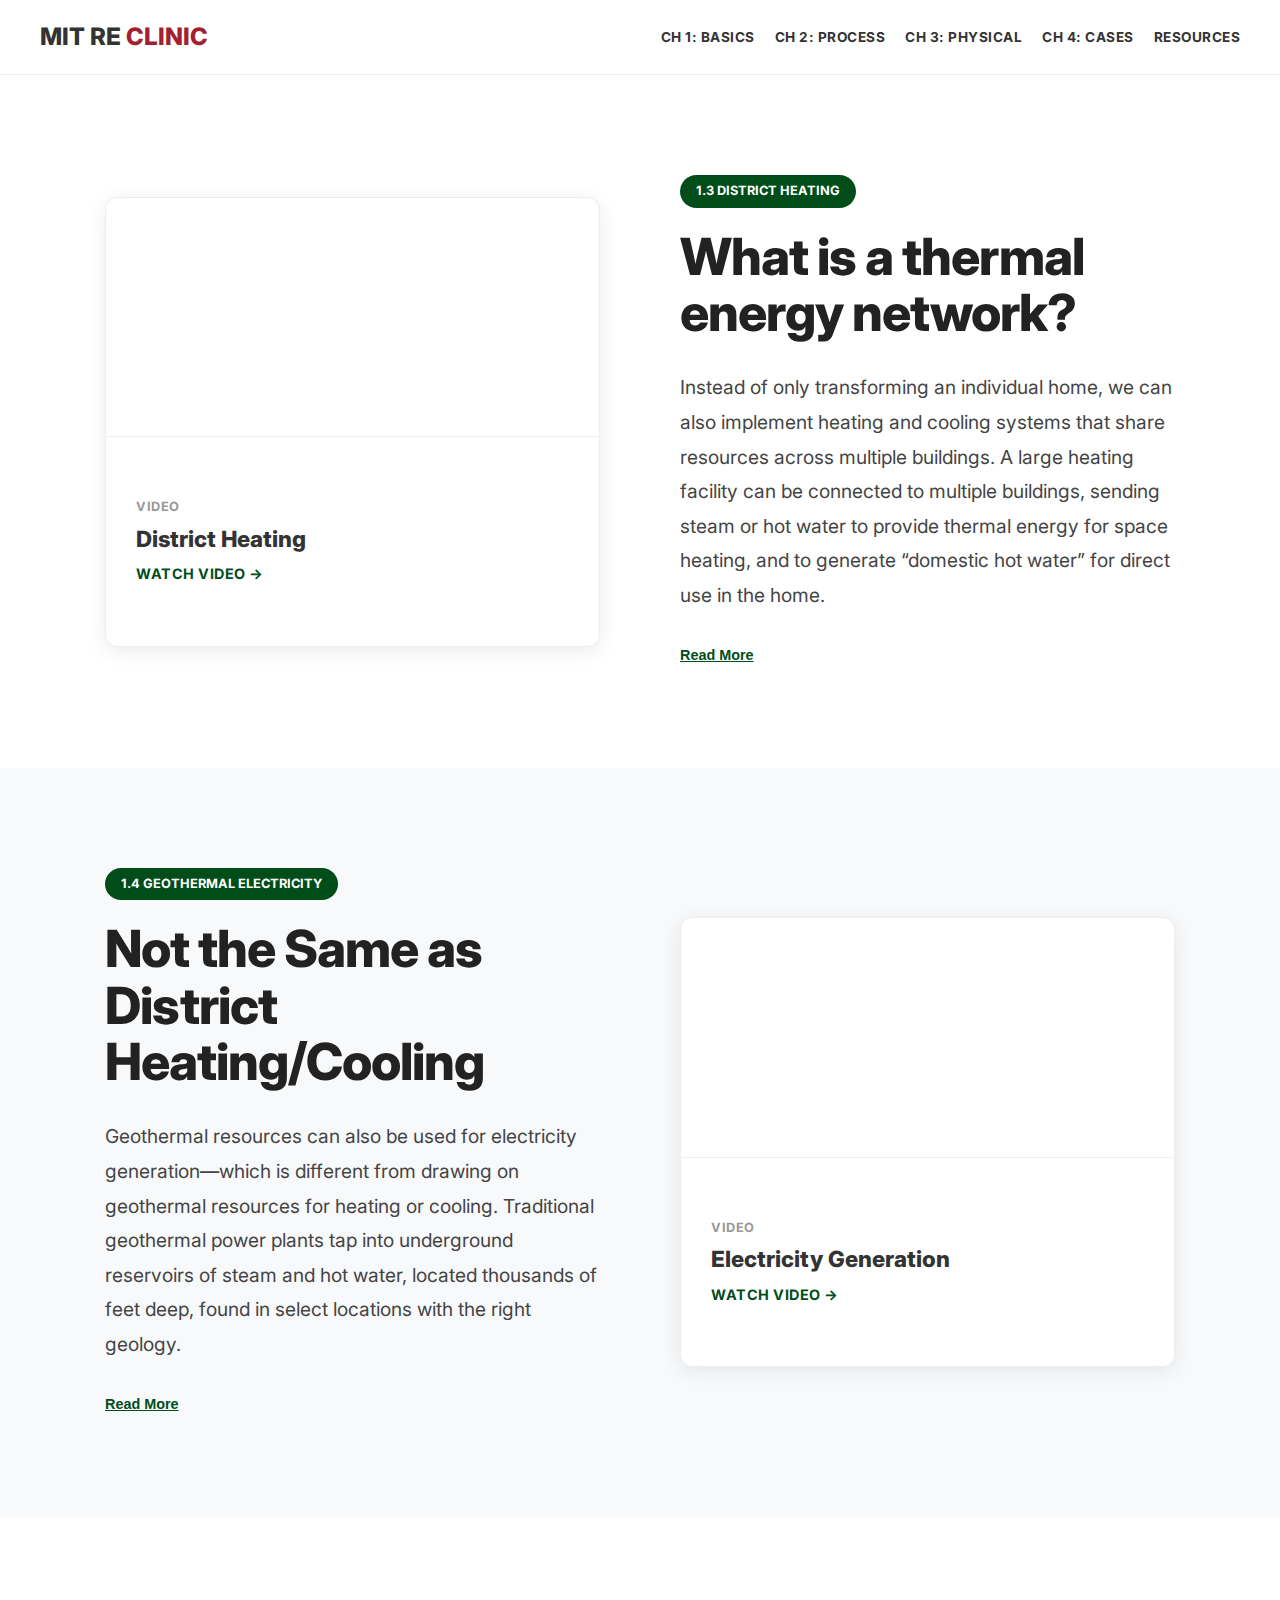
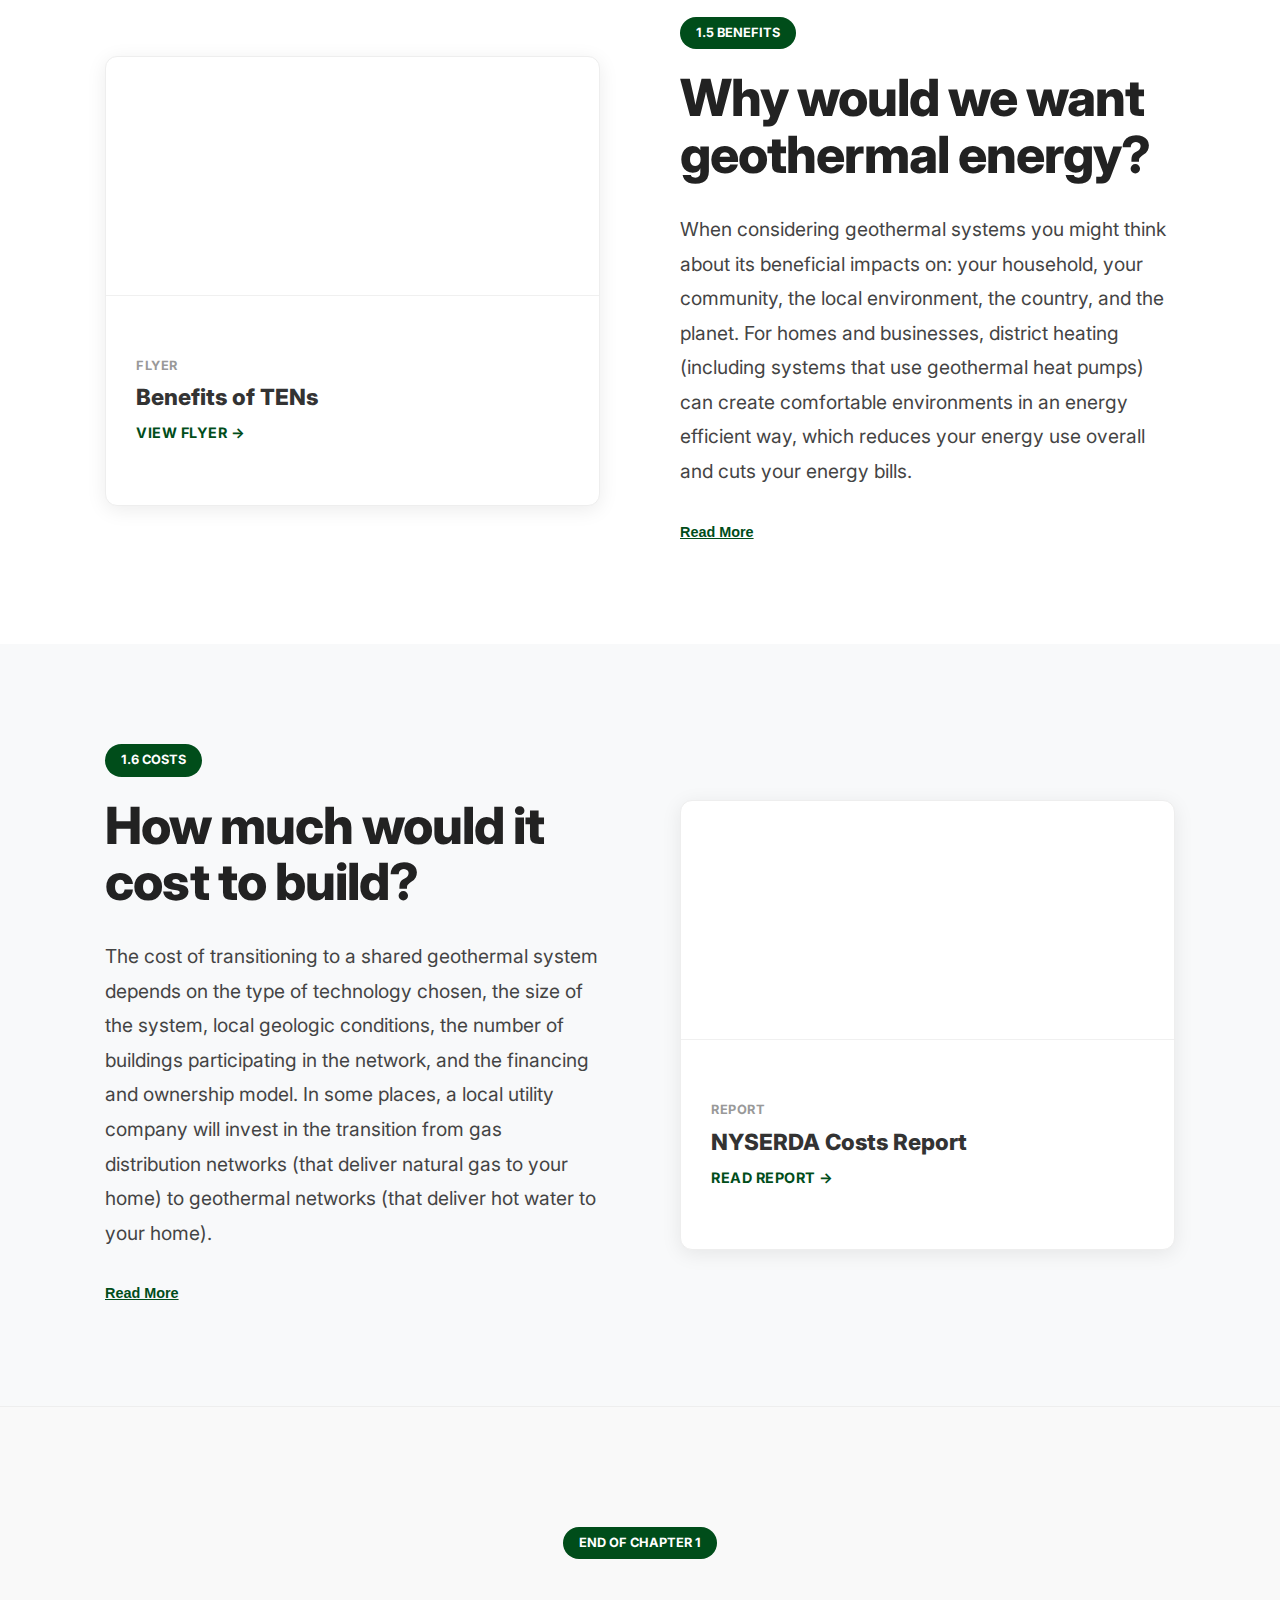
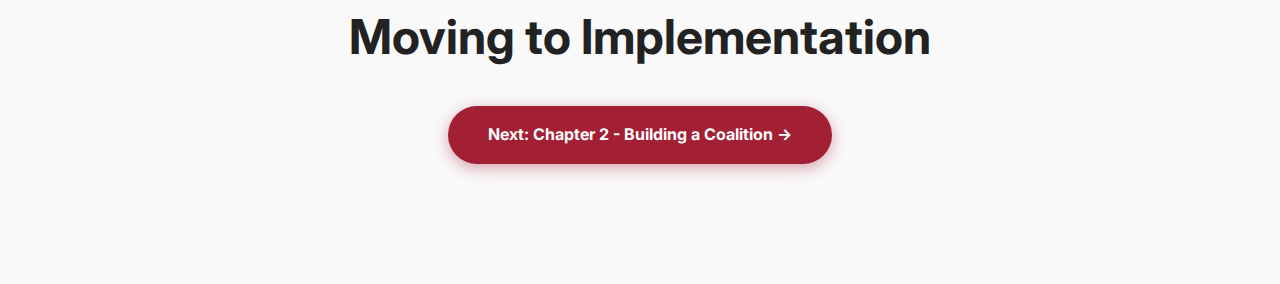
<file: systems.html>
<!DOCTYPE html>
<html lang="en">
<head>
    <meta charset="UTF-8">
    <meta name="viewport" content="width=device-width, initial-scale=1.0">
    <title>Energy Systems | MIT RE Clinic</title>
    <link rel="stylesheet" href="styles/style.css">
    <link rel="preconnect" href="https://fonts.googleapis.com">
    <link rel="preconnect" href="https://fonts.gstatic.com" crossorigin>
    <link href="https://fonts.googleapis.com/css2?family=Inter:wght@400;600;800&display=swap" rel="stylesheet">
    <style>
        .more-text { display: none; }
        .read-more-btn {
            background: none; border: none; color: var(--geo-green);
            font-weight: 700; cursor: pointer; padding: 0; margin-top: 10px;
            font-size: 0.9rem; text-decoration: underline;
        }
    </style>
</head>
<body>

<nav class="sunpower-nav">
    <div class="nav-container">
        <div class="logo"><a href="index.html">MIT RE <span>CLINIC</span></a></div>
        <ul class="nav-links">
            <li><a href="basics.html">CH 1: BASICS</a></li>
            <li><a href="process-p1.html">CH 2: PROCESS</a></li>
            <li><a href="physical.html">CH 3: PHYSICAL</a></li>
            <li><a href="cases.html">CH 4: CASES</a></li>
            <li><a href="resources.html">RESOURCES</a></li>
        </ul>
    </div>
</nav>

<main>
    <div class="row-wrapper">
        <div class="page-container">
            <section class="sunpower-row">
                <div class="row-image" style="background: none; height: auto; display: flex; align-items: center; justify-content: center;">
                    <a href="https://www.youtube.com/watch?v=ffto77D4p4Y" target="_blank" class="process-file-card">
                        <div class="process-card-thumb" style="background-image: url('https://img.youtube.com/vi/ffto77D4p4Y/hqdefault.jpg');"></div>
                        <div class="process-card-info">
                            <span class="process-card-label">Video</span>
                            <h3 class="process-card-name">District Heating</h3>
                            <span class="process-card-link">Watch Video →</span>
                        </div>
                    </a>
                </div>
                <div class="row-text">
                    <span class="phase-tag">1.3 District Heating</span>
                    <h2>What is a thermal energy network?</h2>
                    <p>
                        Instead of only transforming an individual home, we can also implement heating and cooling systems that share resources across multiple buildings. A large heating facility can be connected to multiple buildings, sending steam or hot water to provide thermal energy for space heating, and to generate “domestic hot water” for direct use in the home.
                        <span class="more-text">This arrangement is called a district heating system. Similarly, a large cooling facility can be connected to multiple buildings, sending chilled water to cool homes and offices. This is a district cooling system. Due to economies of scale, a single large facility can be much more efficient than having separate, smaller boilers or furnaces in each home. The same facility can even provide a combination of electricity generation, hot water for district heating, and (in some cases) use the waste heat to produce chilled water, a combined heat and power (CHP) system, also called “co-generation.”</span>
                    </p>
                    <button class="read-more-btn" onclick="toggleText(this)">Read More</button>
                </div>
            </section>
        </div>
    </div>

    <div class="row-wrapper">
        <div class="page-container">
            <section class="sunpower-row flip-layout">
                <div class="row-image" style="background: none; height: auto; display: flex; align-items: center; justify-content: center;">
                    <a href="https://www.youtube.com/watch?v=-36VWp9Sf4A" target="_blank" class="process-file-card">
                        <div class="process-card-thumb" style="background-image: url('https://img.youtube.com/vi/-36VWp9Sf4A/hqdefault.jpg');"></div>
                        <div class="process-card-info">
                            <span class="process-card-label">Video</span>
                            <h3 class="process-card-name">Electricity Generation</h3>
                            <span class="process-card-link">Watch Video →</span>
                        </div>
                    </a>
                </div>
                <div class="row-text">
                    <span class="phase-tag">1.4 Geothermal Electricity</span>
                    <h2>Not the Same as District Heating/Cooling</h2>
                    <p>
                        Geothermal resources can also be used for electricity generation—which is different from drawing on geothermal resources for heating or cooling. Traditional geothermal power plants tap into underground reservoirs of steam and hot water, located thousands of feet deep, found in select locations with the right geology.
                        <span class="more-text">The steam is fed into turbines, which then rotate very quickly; when turbines are attached to generators, the system will generate electricity. At present, only a few select locations can use geothermal resources to produce electricity. However, newer innovations, called “enhanced geothermal systems” (EGS) drill much deeper to reach hot rock, allowing the siting of geothermal power plants in more locations. These systems are different from using the earth as a heat source and heat sink. This stable temperature resource (40-70°F or 4-21°C) operates at temperatures far lower than those needed for geothermal power plants.</span>
                    </p>
                    <button class="read-more-btn" onclick="toggleText(this)">Read More</button>
                </div>
            </section>
        </div>
    </div>

    <div class="row-wrapper">
        <div class="page-container">
            <section class="sunpower-row">
                <div class="row-image" style="background: none; height: auto; display: flex; align-items: center; justify-content: center;">
                    <a href="https://drive.google.com/file/d/1orTKdVhhrNNM9HCZdG1weC6PRByZOU8C/view" target="_blank" class="process-file-card">
                        <div class="process-card-thumb" style="background-image: url('https://drive.google.com/thumbnail?id=1orTKdVhhrNNM9HCZdG1weC6PRByZOU8C&sz=w800');"></div>
                        <div class="process-card-info">
                            <span class="process-card-label">Flyer</span>
                            <h3 class="process-card-name">Benefits of TENs</h3>
                            <span class="process-card-link">View Flyer →</span>
                        </div>
                    </a>
                </div>
                <div class="row-text">
                    <span class="phase-tag">1.5 Benefits</span>
                    <h2>Why would we want geothermal energy?</h2>
                    <p>
                        When considering geothermal systems you might think about its beneficial impacts on: your household, your community, the local environment, the country, and the planet. For homes and businesses, district heating (including systems that use geothermal heat pumps) can create comfortable environments in an energy efficient way, which reduces your energy use overall and cuts your energy bills.
                        <span class="more-text">Since heat pumps run on electricity, rather than burning heating oil, wood, or natural gas, it reduces your household’s exposure to air pollutants. The New England EPA recommends heat pumps as the healthy choice for home heating. Heat pumps can also insulate households from the volatility of natural gas prices. For your community, that affordability and access is shared by many households. Meanwhile, district energy systems can also create jobs and build a sense of community around a shared resource. Compared to less-efficient electric boilers and electric baseboard heaters, geothermal district energy systems use much less electricity.</span>
                    </p>
                    <button class="read-more-btn" onclick="toggleText(this)">Read More</button>
                </div>
            </section>
        </div>
    </div>

    <div class="row-wrapper" style="background-color: #f8f9fa;">
        <div class="page-container">
            <section class="sunpower-row flip-layout">
                <div class="row-image" style="background: none; height: auto; display: flex; align-items: center; justify-content: center;">
                    <a href="https://drive.google.com/file/d/18tNzpeYsLNEtzXVrOmgvJSCbm21CWrKK/view" target="_blank" class="process-file-card">
                        <div class="process-card-thumb" style="background-image: url('https://drive.google.com/thumbnail?id=18tNzpeYsLNEtzXVrOmgvJSCbm21CWrKK&sz=w800');"></div>
                        <div class="process-card-info">
                            <span class="process-card-label">Report</span>
                            <h3 class="process-card-name">NYSERDA Costs Report</h3>
                            <span class="process-card-link">Read Report →</span>
                        </div>
                    </a>
                </div>
                <div class="row-text">
                    <span class="phase-tag">1.6 Costs</span>
                    <h2>How much would it cost to build?</h2>
                    <p>
                        The cost of transitioning to a shared geothermal system depends on the type of technology chosen, the size of the system, local geologic conditions, the number of buildings participating in the network, and the financing and ownership model. In some places, a local utility company will invest in the transition from gas distribution networks (that deliver natural gas to your home) to geothermal networks (that deliver hot water to your home).
                        <span class="more-text">They would design, construct, and operate the geothermal network, which your household could subscribe to, much as you pay for your gas bill. Gas (and electricity) utilities spread their costs over all ratepayers. A networked geothermal system shared by a community, but operated by a utility, would likely be paid for in the same way. This collective transition greatly differs from the scenario without a district system: a few households may choose to electrify their heating systems (switching to heat pumps) on their own. As this household-by-household trend grows, they leave behind a dwindling number of customers to shoulder the infrastructure costs of an entire gas system.</span>
                    </p>
                    <button class="read-more-btn" onclick="toggleText(this)">Read More</button>
                </div>
            </section>
        </div>
    </div>

    <div class="row-wrapper" style="background-color: #f9f9f9; padding: 120px 0; border-top: 1px solid #eee;">
        <div class="page-container" style="text-align: center;">
            <span class="phase-tag">End of Chapter 1</span>
            <h2 style="font-size: 3rem; margin-top: 20px; margin-bottom: 30px;">Moving to Implementation</h2>
            <a href="process-p1.html" class="btn-primary" style="padding: 16px 40px; border-radius: 50px;">Next: Chapter 2 - Building a Coalition →</a>
        </div>
    </div>
</main>

<script>
    function toggleText(btn) {
        var prevSpan = btn.previousElementSibling.querySelector('.more-text');
        if (prevSpan.style.display === "inline") {
            prevSpan.style.display = "none";
            btn.innerHTML = "Read More";
        } else {
            prevSpan.style.display = "inline";
            btn.innerHTML = "Read Less";
        }
    }
</script>
</body>
</html>
</file>
<file: styles/style.css>
:root {
    --mit-red: #A31F34;
    --geo-green: #004d1a;
    --bg-light: #f4f7f6;
    --black: #000000;
    --white: #ffffff;
}

* { box-sizing: border-box; margin: 0; padding: 0; }
body { font-family: 'Inter', sans-serif; line-height: 1.6; background-color: var(--white); color: #222; overflow-x: hidden; }

/* --- NAVIGATION --- */
.sunpower-nav { 
    background: var(--white); 
    border-bottom: 1px solid #eee; 
    position: sticky; 
    top: 0; 
    z-index: 1000;
    width: 100%; 
}

.nav-container {
    display: flex;
    justify-content: space-between;
    align-items: center;
    width: 100%;
    max-width: 1400px;
    margin: 0 auto;
    padding: 18px 40px;
    flex-wrap: nowrap;
}

.logo { flex-shrink: 0; white-space: nowrap; }
.logo a { font-size: 1.5rem; font-weight: 800; text-decoration: none; color: #333; }
.logo span { color: var(--mit-red); }

/* --- UPDATE THESE RULES IN STYLE.CSS --- */

.nav-links {
    display: flex;
    flex: 1;
    justify-content: flex-end;
    gap: 20px; /* Reduced from 30px to fit more items */
    list-style: none;
    margin-left: 20px; /* Reduced margin */
}

.nav-links a {
    text-decoration: none;
    font-size: 0.85rem; /* Slightly smaller for better fit */
    font-weight: 700;
    color: #333;
    letter-spacing: 0.5px;
    text-transform: uppercase;
    transition: color 0.3s ease;
    white-space: nowrap; /* Prevents text from wrapping */
}
.nav-links a:hover { color: var(--geo-green); }

/* --- HERO SECTION --- */
.hero { 
    padding: 160px 0; 
    background: linear-gradient(rgba(0,0,0,0.5), rgba(0,0,0,0.5)), linear-gradient(135deg, var(--geo-green) 0%, var(--black) 100%);
    width: 100%;
}
.hero h1 { 
    font-size: 4.5rem; 
    line-height: 1.05; 
    letter-spacing: -3px; 
    font-weight: 800; 
    color: white;
}

/* --- BUTTONS --- */
.btn-primary { 
    background: var(--mit-red); 
    color: var(--white); 
    padding: 15px 30px; 
    text-decoration: none; 
    font-weight: bold; 
    border-radius: 4px; 
    display: inline-block;
    transition: all 0.2s ease;
    box-shadow: 0 4px 15px rgba(163, 31, 52, 0.4);
}
.btn-primary:hover {
    background-color: #821829; 
    transform: translateY(-2px);
    box-shadow: 0 4px 12px rgba(163, 31, 52, 0.3);
}
.btn-small {
    padding: 12px 28px;
    font-size: 0.85rem;
    font-weight: 700;
    border-radius: 50px;
    display: inline-block;
    transition: all 0.3s ease;
}

/* --- GENERAL PAGE LAYOUT --- */
.page-container {
    max-width: 1150px;
    margin: 0 auto;
    padding: 0 40px;
}

.row-wrapper { width: 100%; }
.row-wrapper:nth-child(even) { background-color: #f8f9fa; }

.sunpower-row {
    display: flex;
    align-items: center;
    justify-content: space-between;
    width: 100%;
    padding: 100px 0;
    gap: 80px;
}

/* Manual Layout Overrides */
.sunpower-row.flip-layout { flex-direction: row-reverse !important; }
.sunpower-row.standard-layout { flex-direction: row !important; }

.row-image, .row-text {
    flex: 1;
    width: 50%;
    min-height: 480px;
}

.row-image {
    border-radius: 40px;
    background-position: center;
    background-repeat: no-repeat;
    background-size: contain;
    display: flex;
    align-items: center;
    justify-content: center;
}
.row-image.photo { background-size: cover; }

.row-text h2 {
    font-size: 3.2rem;
    line-height: 1.1;
    margin-bottom: 30px;
    letter-spacing: -1px;
    font-weight: 800;
}
.row-text p {
    font-size: 1.2rem;
    line-height: 1.8;
    color: #444;
    margin-bottom: 25px;
}
.row-text ul li { margin-bottom: 18px; line-height: 1.6; }

.phase-tag { 
    display: inline-block; 
    background: var(--geo-green); 
    color: var(--white); 
    padding: 6px 16px; 
    border-radius: 20px; 
    font-size: 0.8rem; 
    font-weight: bold; 
    margin-bottom: 20px; 
    text-transform: uppercase;
}

/* --- RESOURCE GRID SYSTEM (FIXED) --- */
.resource-grid {
    display: grid !important;
    /* Forces 3 Columns */
    grid-template-columns: repeat(3, 1fr) !important; 
    gap: 30px; 
    padding: 40px 0;
    width: 100%;
}

/* Tablet: Switch to 2 Columns */
@media (max-width: 1000px) {
    .resource-grid {
        grid-template-columns: repeat(2, 1fr) !important;
    }
}

/* Mobile: Switch to 1 Column */
@media (max-width: 650px) {
    .resource-grid {
        grid-template-columns: 1fr !important;
    }
}

.resource-card {
    background: white;
    border-radius: 20px;
    overflow: hidden;
    box-shadow: 0 4px 15px rgba(0,0,0,0.05);
    display: flex;
    flex-direction: column;
    height: 100%;
    border: 1px solid #eee;
}

/* Google Docs Preview Style */
.card-image {
    width: 100%;
    height: 220px; 
    background-color: #f0f0f0;  /* Light gray background */
    background-size: contain;   /* Ensures the whole page is visible */
    background-repeat: no-repeat;
    background-position: center;
    border-bottom: 1px solid #ddd;
}

.card-content {
    padding: 20px;
    display: flex;
    flex-direction: column;
    flex-grow: 1;
}

.card-content h3 { font-size: 1.3rem; margin-bottom: 8px; line-height: 1.2; font-weight: 800; }
.card-content p { font-size: 0.95rem; line-height: 1.5; margin-bottom: 20px; color: #555; }
.card-link { margin-top: auto; font-weight: 700; color: var(--mit-red); text-decoration: none; font-size: 0.9rem; }

/* The Green Section Tag Badge */
.section-tag {
    display: inline-block;
    background-color: var(--geo-green);
    color: white;
    font-size: 0.75rem;
    font-weight: 700;
    text-transform: uppercase;
    padding: 5px 12px;
    border-radius: 50px;
    margin-bottom: 12px;
    margin-top: 5px;
    width: fit-content; 
}

/* --- PROCESS PAGE SPECIFIC --- */
.process-file-card {
    display: flex;
    flex-direction: column;
    width: 100%;
    max-width: 550px; 
    height: 450px; 
    background: white;
    border-radius: 12px;
    box-shadow: 0 4px 20px rgba(0,0,0,0.08);
    text-decoration: none;
    transition: transform 0.3s ease, box-shadow 0.3s ease;
    border: 1px solid #eee;
    overflow: hidden;
    margin: 0 auto;
}
.process-file-card:hover { transform: translateY(-5px); box-shadow: 0 15px 35px rgba(0,0,0,0.15); }

.process-card-thumb {
    flex: 1.5; 
    background-size: cover;
    background-position: center;
    border-bottom: 1px solid #f0f0f0;
    display: flex;
    align-items: center;
    justify-content: center;
}
.process-card-info { flex: 1; padding: 25px 30px; display: flex; flex-direction: column; justify-content: center; }
.process-card-label { font-size: 0.8rem; color: #999; text-transform: uppercase; font-weight: 700; letter-spacing: 0.5px; margin-bottom: 8px; }
.process-card-name { font-size: 1.4rem; font-weight: 800; color: #333; line-height: 1.2; margin-bottom: 10px; }
.process-card-link { font-size: 0.9rem; color: var(--geo-green); font-weight: 700; text-transform: uppercase; letter-spacing: 0.5px; }

/* --- MOBILE & RESPONSIVE FIXES --- */
@media (max-width: 768px) {
    .sunpower-row, 
    .sunpower-row.flip-layout {
        flex-direction: column-reverse !important;
        text-align: center;
        gap: 40px;
    }
    .row-image, .row-text { width: 100%; }
    .process-file-card { height: auto; min-height: 400px; }
    .nav-links { display: none; } /* Basic hiding for mobile */
}
</file>
